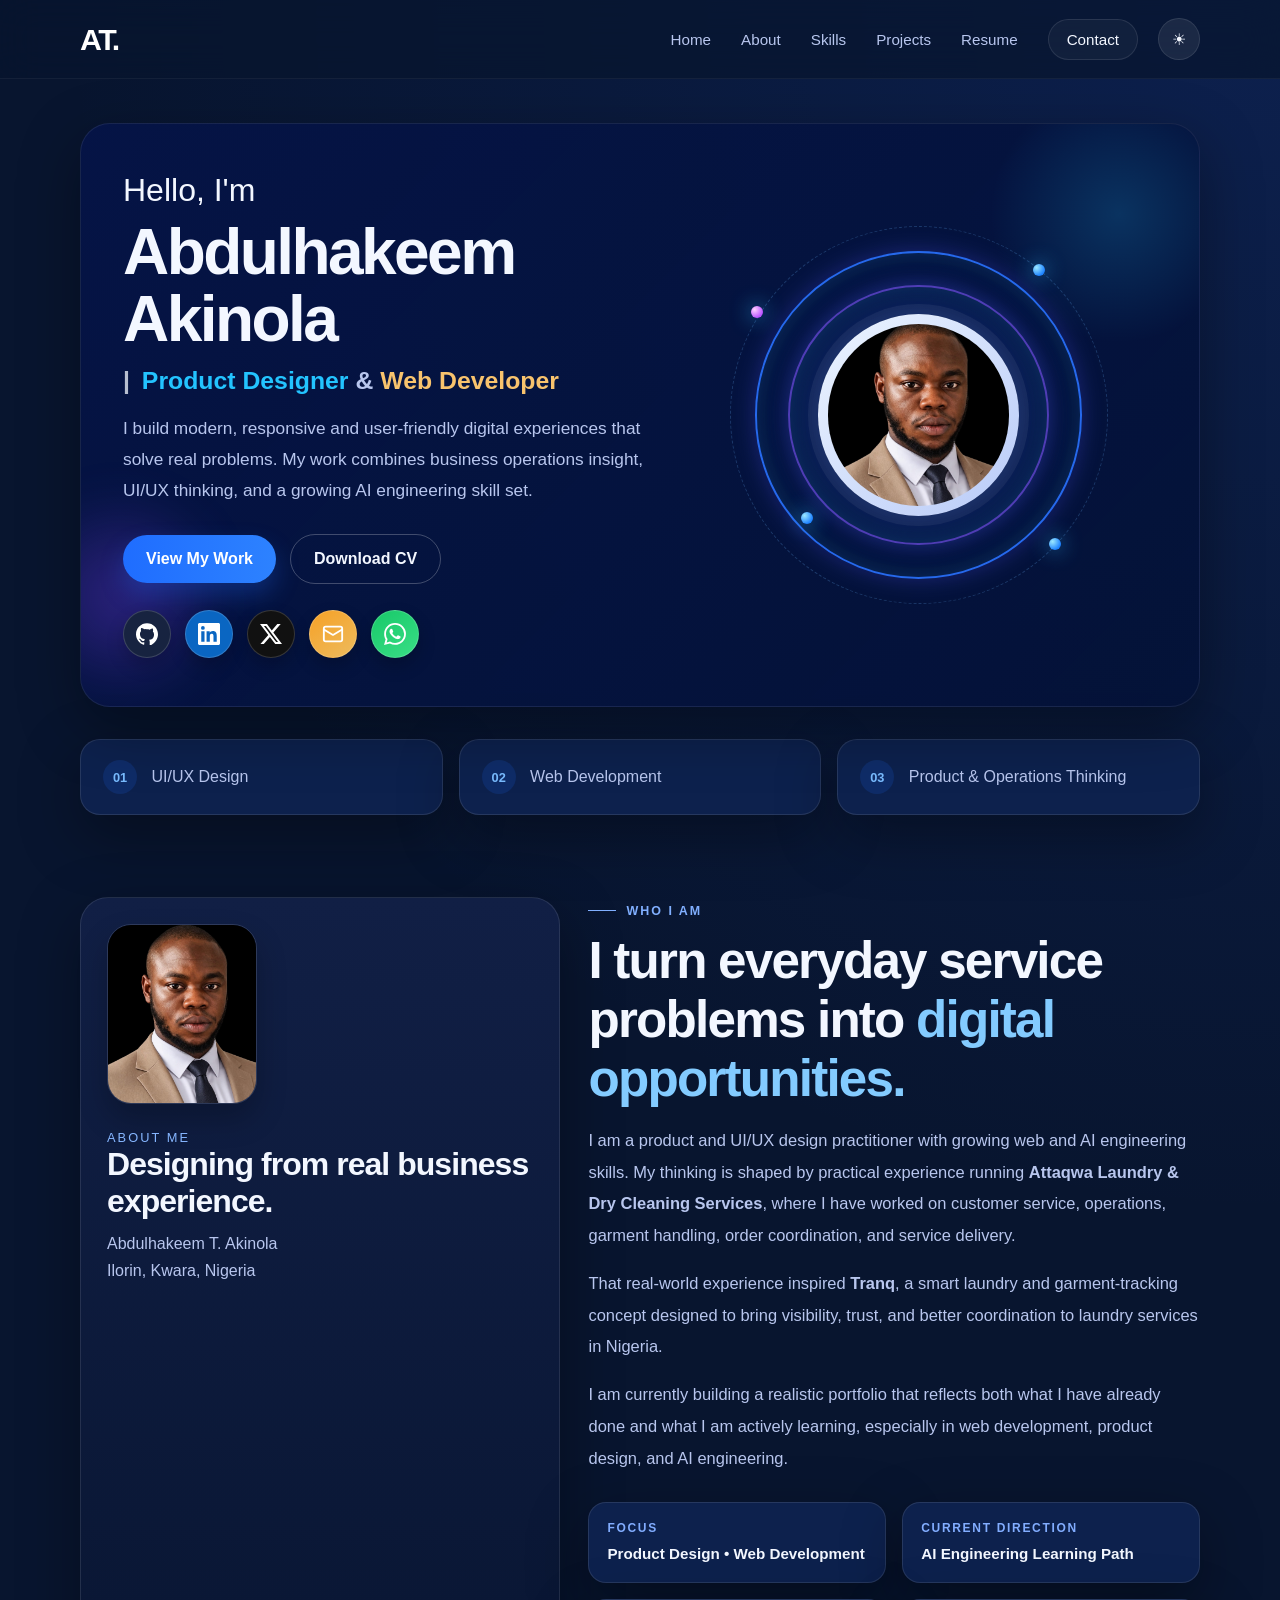
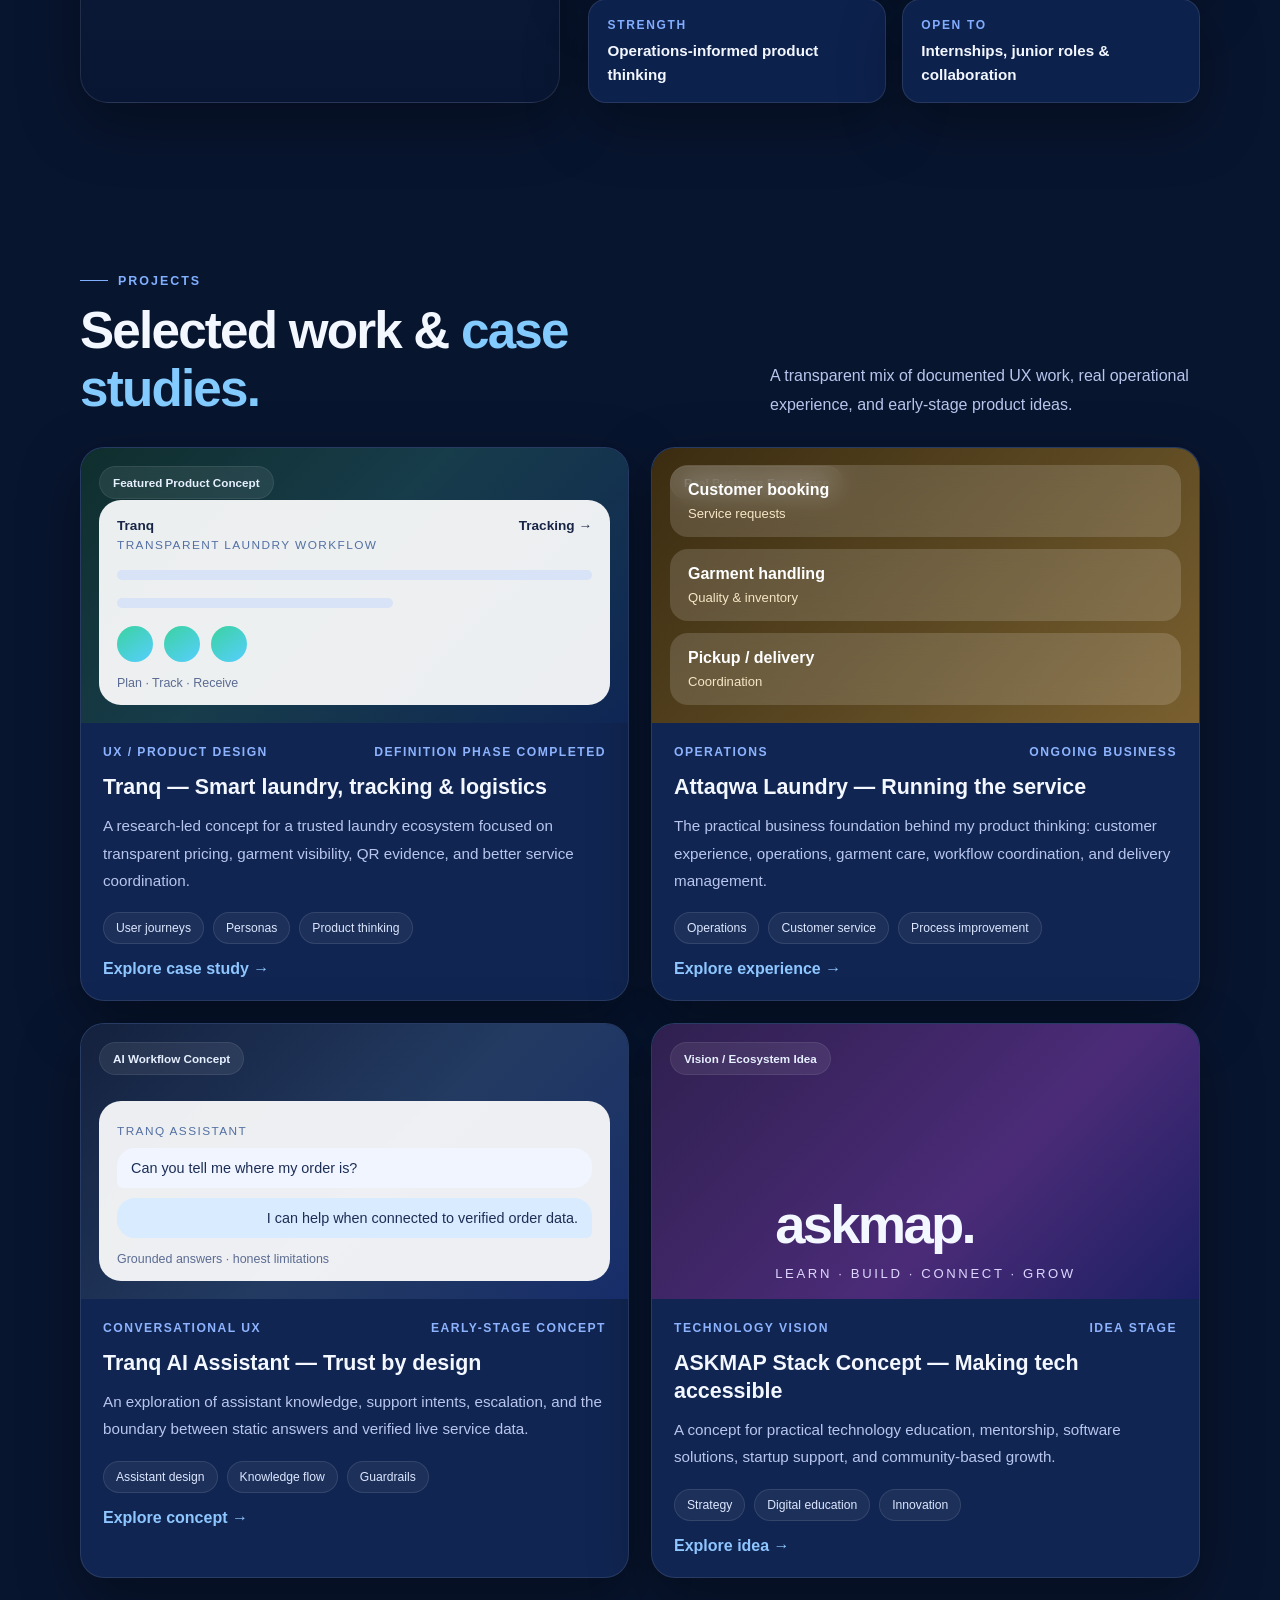
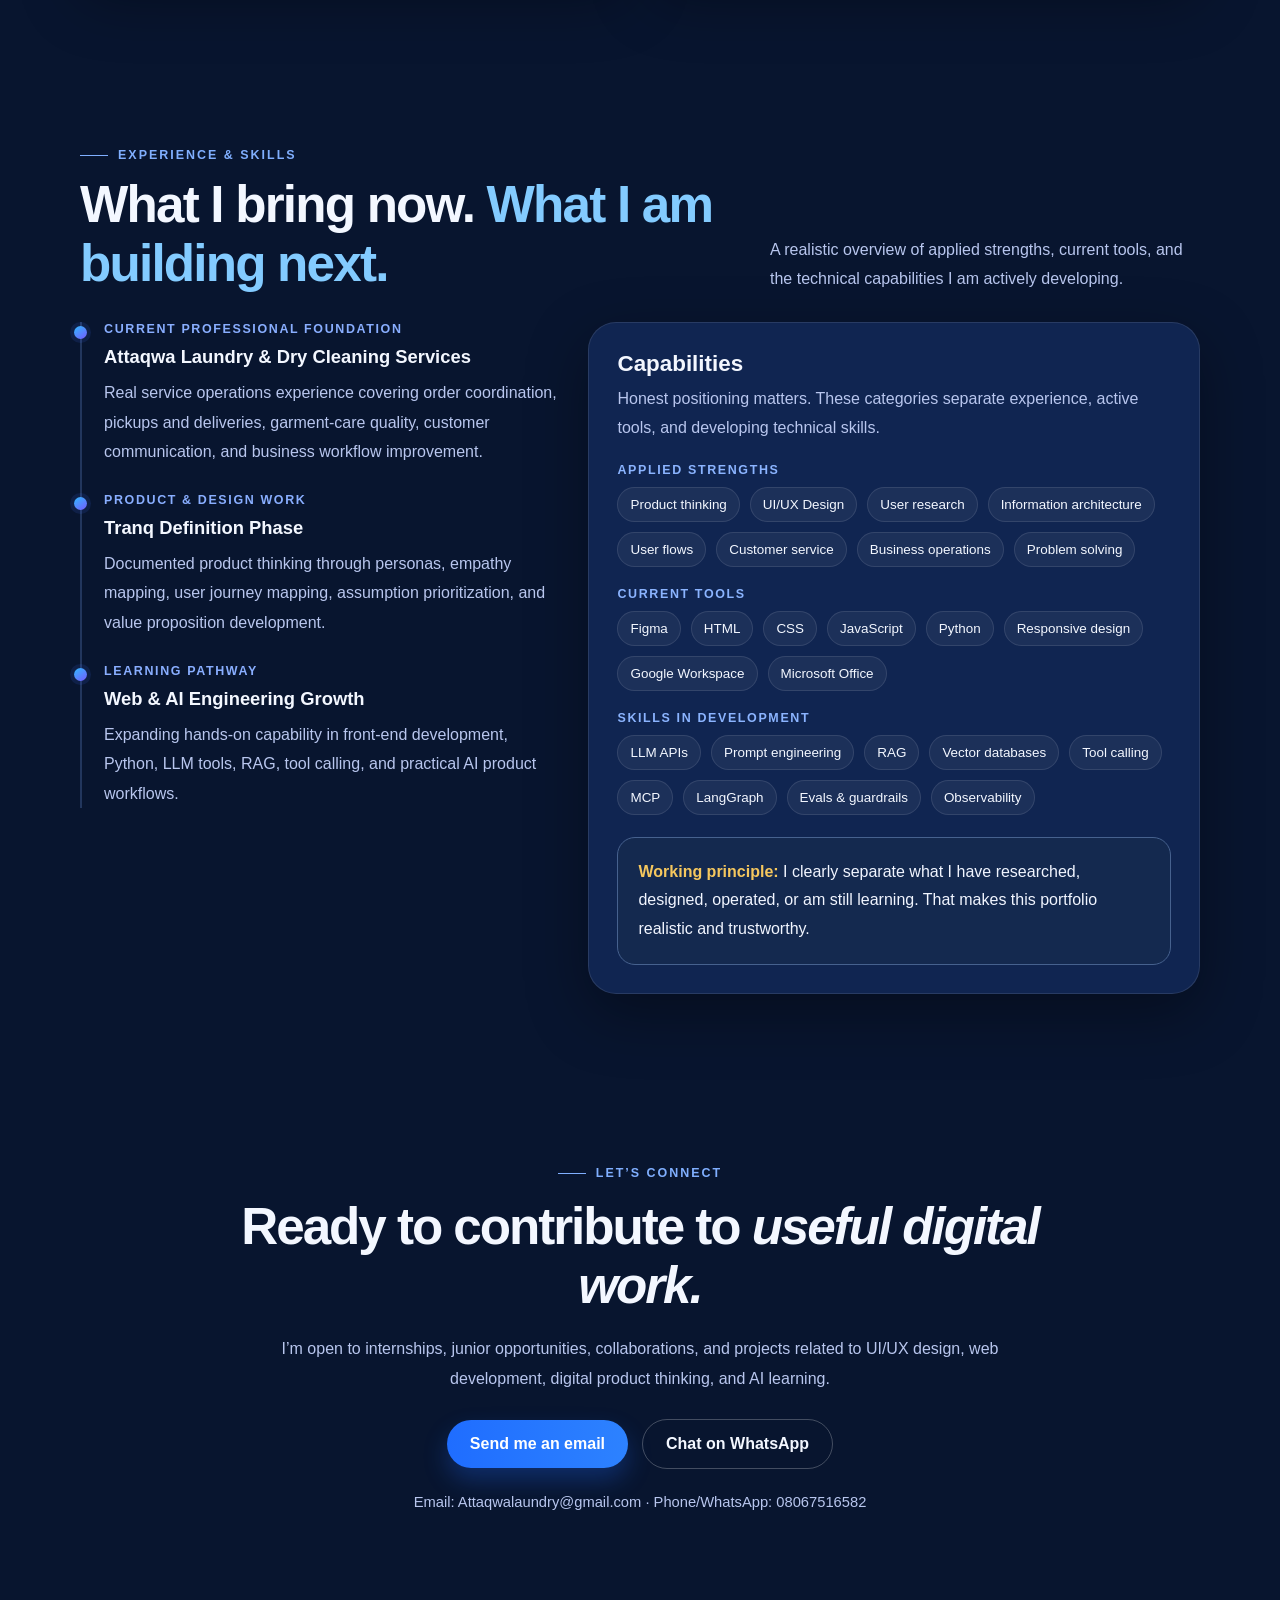
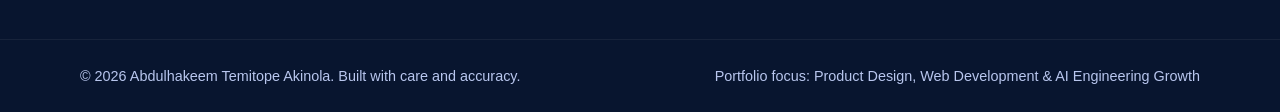
<file: index.html>
<!doctype html>
<html lang="en">
<head>
  <meta charset="utf-8">
  <meta name="viewport" content="width=device-width, initial-scale=1">
  <meta name="theme-color" content="#08152f">
  <meta name="description" content="Portfolio of Abdulhakeem Temitope Akinola: product design, web development, laundry operations, and developing AI engineering skills.">
  <title>Abdulhakeem Akinola | Product Designer & Web Developer</title>
  <link rel="stylesheet" href="style.css">
</head>
<body>
  <a class="skip" href="#main">Skip to content</a>
  <header class="nav-shell">
    <nav class="nav container" aria-label="Main navigation">
      <a class="brand" href="index.html" aria-label="Abdulhakeem Akinola homepage">
        <span class="brand-mark">AT.</span>
      </a>
      <button class="menu-toggle" aria-label="Toggle navigation" aria-controls="nav-links" aria-expanded="false">☰</button>
      <div class="nav-links" id="nav-links">
        <a href="index.html">Home</a>
        <a href="#about">About</a>
        <a href="#experience">Skills</a>
        <a href="#work">Projects</a>
        <a href="Abdulhakeem_Modern_CV_2026.pdf" download>Resume</a>
        <a class="nav-contact" href="#contact">Contact</a>
      </div>
      <button class="theme-toggle" aria-label="Toggle light mode" title="Toggle theme">☀</button>
    </nav>
  </header>

  <main id="main">
    <section class="hero-section">
      <div class="container hero-panel">
        <div class="hero-grid">
          <div class="hero-copy-wrap">
            <p class="hello">Hello, I'm</p>
            <h1>Abdulhakeem Akinola</h1>
            <p class="hero-role"><span>|</span> <strong>Product Designer</strong> &amp; <strong>Web Developer</strong></p>
            <p class="hero-copy">I build modern, responsive and user-friendly digital experiences that solve real problems. My work combines business operations insight, UI/UX thinking, and a growing AI engineering skill set.</p>
            <div class="button-row hero-actions">
              <a class="btn primary" href="#work">View My Work</a>
              <a class="btn secondary" href="Abdulhakeem_Modern_CV_2026.pdf" download>Download CV</a>
            </div>
            <div class="social-row" aria-label="Contact and social links">
              <a class="social-btn social-github" style="background:#172340" href="https://github.com/Attqawa20" target="_blank" rel="noopener noreferrer" aria-label="GitHub — Attqawa20" title="GitHub — Attqawa20">
                <svg viewBox="0 0 24 24" aria-hidden="true" fill="currentColor"><path d="M12 .3C5.37.3 0 5.67 0 12.3c0 5.3 3.44 9.8 8.2 11.39.6.11.82-.26.82-.58 0-.28-.01-1.04-.02-2.04-3.34.73-4.04-1.42-4.04-1.42-.55-1.39-1.33-1.76-1.33-1.76-1.09-.75.08-.73.08-.73 1.2.08 1.84 1.24 1.84 1.24 1.07 1.83 2.81 1.3 3.49.99.11-.78.42-1.3.76-1.61-2.66-.3-5.47-1.33-5.47-5.93 0-1.31.47-2.38 1.24-3.22-.13-.3-.54-1.52.11-3.17 0 0 1.01-.32 3.3 1.23A11.5 11.5 0 0 1 12 6.89c1.02.01 2.05.14 3 .4 2.3-1.55 3.3-1.23 3.3-1.23.66 1.65.24 2.87.12 3.18.77.84 1.23 1.91 1.23 3.22 0 4.61-2.81 5.62-5.48 5.92.43.37.82 1.1.82 2.22 0 1.61-.01 2.9-.01 3.29 0 .32.22.69.83.57C20.57 22.1 24 17.6 24 12.3 24 5.67 18.63.3 12 .3Z"/></svg>
              </a>
              <a class="social-btn social-linkedin" style="background:#0a66c2" href="https://www.linkedin.com/in/abdulhakeem-akinola-74a121227/" target="_blank" rel="noopener noreferrer" aria-label="LinkedIn — Abdulhakeem Akinola" title="LinkedIn — Abdulhakeem Akinola">
                <svg viewBox="0 0 24 24" aria-hidden="true" fill="currentColor"><path d="M20.45 20.45h-3.56v-5.57c0-1.33-.02-3.03-1.85-3.03-1.85 0-2.14 1.44-2.14 2.94v5.66H9.35V9h3.41v1.56h.05c.48-.9 1.64-1.85 3.37-1.85 3.6 0 4.27 2.37 4.27 5.46v6.28zM5.34 7.43a2.06 2.06 0 1 1 0-4.12 2.06 2.06 0 0 1 0 4.12zM7.12 20.45H3.56V9h3.56v11.45zM22.22 0H1.77C.79 0 0 .77 0 1.73v20.54C0 23.23.79 24 1.77 24h20.45c.98 0 1.78-.77 1.78-1.73V1.73C24 .77 23.2 0 22.22 0z"/></svg>
              </a>
              <a class="social-btn social-x" style="background:#111111" href="https://x.com/Attaqwalaundry" target="_blank" rel="noopener noreferrer" aria-label="X — @Attaqwalaundry" title="X — @Attaqwalaundry">
                <svg viewBox="0 0 24 24" aria-hidden="true" fill="currentColor"><path d="M18.901 1.153h3.68l-8.04 9.19L24 22.847h-7.406l-5.8-7.584-6.64 7.584H.47l8.6-9.827L0 1.153h7.594l5.243 6.932 6.064-6.932zm-1.29 19.49h2.039L6.486 3.241H4.298l13.313 17.402z"/></svg>
              </a>
              <a class="social-btn social-mail" href="mailto:Attaqwalaundry@gmail.com" aria-label="Send me an email" title="Email">
                <svg viewBox="0 0 24 24" aria-hidden="true" fill="none" stroke="currentColor" stroke-width="2" stroke-linecap="round" stroke-linejoin="round"><rect x="2" y="4" width="20" height="16" rx="2"/><path d="m22 7-10 6L2 7"/></svg>
              </a>
              <a class="social-btn social-wa" href="https://wa.me/2348067516582" target="_blank" rel="noopener noreferrer" aria-label="Chat with me on WhatsApp" title="WhatsApp">
                <svg viewBox="0 0 24 24" aria-hidden="true" fill="currentColor"><path d="M17.472 14.382c-.297-.149-1.758-.867-2.03-.967-.273-.099-.471-.148-.67.15-.198.297-.768.966-.94 1.164-.173.199-.347.223-.644.075-.297-.149-1.255-.463-2.39-1.475-.883-.788-1.48-1.761-1.653-2.059-.173-.297-.018-.458.13-.606.134-.133.297-.347.446-.52.149-.174.198-.298.297-.496.099-.198.05-.372-.025-.52-.074-.149-.669-1.612-.916-2.207-.242-.579-.487-.5-.669-.51-.173-.008-.372-.01-.57-.01-.198 0-.52.074-.793.372s-1.04 1.017-1.04 2.48c0 1.462 1.065 2.876 1.213 3.074.149.198 2.095 3.2 5.077 4.487.709.306 1.262.489 1.693.625.712.227 1.36.195 1.872.118.571-.085 1.758-.719 2.006-1.413.248-.694.248-1.289.173-1.413-.074-.124-.272-.198-.57-.347m-5.421 7.403h-.004a9.87 9.87 0 0 1-5.031-1.378l-.361-.214-3.741.981.998-3.648-.235-.374a9.86 9.86 0 0 1-1.51-5.26c.002-5.45 4.436-9.884 9.887-9.884 2.64 0 5.12 1.029 6.987 2.895a9.817 9.817 0 0 1 2.893 6.99c-.002 5.45-4.436 9.884-9.881 9.884m8.41-18.297A11.815 11.815 0 0 0 12.053 0C5.495 0 .158 5.336.155 11.893c0 2.097.547 4.142 1.588 5.945L.05 24l6.3-1.652a11.83 11.83 0 0 0 5.684 1.448h.005c6.556 0 11.894-5.336 11.897-11.893a11.817 11.817 0 0 0-3.48-8.413z"/></svg>
              </a>
            </div>
          </div>
          <div class="hero-visual">
            <div class="orbital-card">
              <div class="orb-ring ring-one"></div>
              <div class="orb-ring ring-two"></div>
              <div class="orb-ring ring-three"></div>
              <span class="orb-dot dot-a"></span>
              <span class="orb-dot dot-b"></span>
              <span class="orb-dot dot-c"></span>
              <span class="orb-dot dot-d"></span>
              <div class="profile-core">
                <img src="abdulhakeem-profile.jpg" alt="Portrait of Abdulhakeem Akinola">
              </div>
            </div>
          </div>
        </div>
      </div>
    </section>

    <div class="strip">
      <div class="container strip-items">
        <div class="strip-item"><span class="strip-num">01</span> UI/UX Design</div>
        <div class="strip-item"><span class="strip-num">02</span> Web Development</div>
        <div class="strip-item"><span class="strip-num">03</span> Product & Operations Thinking</div>
      </div>
    </div>

    <section class="section" id="about">
      <div class="container about-grid">
        <div class="portrait-card live-profile-card">
          <div class="mini-profile-thumb"><img src="abdulhakeem-profile.jpg" alt="Abdulhakeem Akinola portrait"></div>
          <div>
            <span class="portrait-eyebrow">About me</span>
            <h3>Designing from real business experience.</h3>
            <p>Abdulhakeem T. Akinola<br>Ilorin, Kwara, Nigeria</p>
          </div>
        </div>
        <div>
          <span class="eyebrow">Who I am</span>
          <h2 class="display">I turn everyday service problems into <em>digital opportunities.</em></h2>
          <div class="about-text">
            <p>I am a product and UI/UX design practitioner with growing web and AI engineering skills. My thinking is shaped by practical experience running <strong>Attaqwa Laundry & Dry Cleaning Services</strong>, where I have worked on customer service, operations, garment handling, order coordination, and service delivery.</p>
            <p>That real-world experience inspired <strong>Tranq</strong>, a smart laundry and garment-tracking concept designed to bring visibility, trust, and better coordination to laundry services in Nigeria.</p>
            <p>I am currently building a realistic portfolio that reflects both what I have already done and what I am actively learning, especially in web development, product design, and AI engineering.</p>
          </div>
          <div class="fact-list">
            <div class="fact"><label>Focus</label><b>Product Design • Web Development</b></div>
            <div class="fact"><label>Current direction</label><b>AI Engineering Learning Path</b></div>
            <div class="fact"><label>Strength</label><b>Operations-informed product thinking</b></div>
            <div class="fact"><label>Open to</label><b>Internships, junior roles & collaboration</b></div>
          </div>
        </div>
      </div>
    </section>

    <section class="section" id="work">
      <div class="container">
        <div class="section-head">
          <div>
            <span class="eyebrow">Projects</span>
            <h2 class="display">Selected work & <em>case studies.</em></h2>
          </div>
          <p class="section-lead">A transparent mix of documented UX work, real operational experience, and early-stage product ideas.</p>
        </div>

        <div class="project-grid">
          <article class="project">
            <a href="tranq.html" aria-label="Read Tranq case study">
              <div class="project-cover tranq">
                <span class="visual-ribbon">Featured Product Concept</span>
                <div class="mock-frame">
                  <div class="mock-top"><span>Tranq</span><span>Tracking →</span></div>
                  <div class="tiny-label">Transparent laundry workflow</div>
                  <div class="mock-line"></div>
                  <div class="mock-line short"></div>
                  <div class="mock-status"><i></i><i></i><i></i></div>
                  <div class="cover-note">Plan · Track · Receive</div>
                </div>
              </div>
            </a>
            <div class="project-body">
              <div class="meta"><span>UX / Product Design</span><span>Definition phase completed</span></div>
              <h3>Tranq — Smart laundry, tracking & logistics</h3>
              <p>A research-led concept for a trusted laundry ecosystem focused on transparent pricing, garment visibility, QR evidence, and better service coordination.</p>
              <div class="pill-row"><span class="pill">User journeys</span><span class="pill">Personas</span><span class="pill">Product thinking</span></div>
              <a class="text-link" href="tranq.html">Explore case study →</a>
            </div>
          </article>

          <article class="project">
            <a href="attaqwa.html" aria-label="Read Attaqwa case study">
              <div class="project-cover attaqwa">
                <span class="visual-ribbon">Real Business Experience</span>
                <div class="ops-stack">
                  <div class="ops-box">Customer booking <span>Service requests</span></div>
                  <div class="ops-box">Garment handling <span>Quality & inventory</span></div>
                  <div class="ops-box">Pickup / delivery <span>Coordination</span></div>
                </div>
              </div>
            </a>
            <div class="project-body">
              <div class="meta"><span>Operations</span><span>Ongoing business</span></div>
              <h3>Attaqwa Laundry — Running the service</h3>
              <p>The practical business foundation behind my product thinking: customer experience, operations, garment care, workflow coordination, and delivery management.</p>
              <div class="pill-row"><span class="pill">Operations</span><span class="pill">Customer service</span><span class="pill">Process improvement</span></div>
              <a class="text-link" href="attaqwa.html">Explore experience →</a>
            </div>
          </article>

          <article class="project">
            <a href="assistant.html" aria-label="Read AI assistant case study">
              <div class="project-cover assistant">
                <span class="visual-ribbon">AI Workflow Concept</span>
                <div class="ai-visual">
                  <div class="tiny-label">Tranq Assistant</div>
                  <div class="chat-bubble">Can you tell me where my order is?</div>
                  <div class="chat-bubble reply">I can help when connected to verified order data.</div>
                  <div class="cover-note">Grounded answers · honest limitations</div>
                </div>
              </div>
            </a>
            <div class="project-body">
              <div class="meta"><span>Conversational UX</span><span>Early-stage concept</span></div>
              <h3>Tranq AI Assistant — Trust by design</h3>
              <p>An exploration of assistant knowledge, support intents, escalation, and the boundary between static answers and verified live service data.</p>
              <div class="pill-row"><span class="pill">Assistant design</span><span class="pill">Knowledge flow</span><span class="pill">Guardrails</span></div>
              <a class="text-link" href="assistant.html">Explore concept →</a>
            </div>
          </article>

          <article class="project">
            <a href="askmap.html" aria-label="Read ASKMAP case study">
              <div class="project-cover askmap">
                <span class="visual-ribbon">Vision / Ecosystem Idea</span>
                <div>
                  <div class="cover-big">askmap.</div>
                  <div class="cover-small">LEARN · BUILD · CONNECT · GROW</div>
                </div>
              </div>
            </a>
            <div class="project-body">
              <div class="meta"><span>Technology vision</span><span>Idea stage</span></div>
              <h3>ASKMAP Stack Concept — Making tech accessible</h3>
              <p>A concept for practical technology education, mentorship, software solutions, startup support, and community-based growth.</p>
              <div class="pill-row"><span class="pill">Strategy</span><span class="pill">Digital education</span><span class="pill">Innovation</span></div>
              <a class="text-link" href="askmap.html">Explore idea →</a>
            </div>
          </article>
        </div>
      </div>
    </section>

    <section class="section" id="experience">
      <div class="container">
        <div class="section-head">
          <div>
            <span class="eyebrow">Experience & Skills</span>
            <h2 class="display">What I bring now. <em>What I am building next.</em></h2>
          </div>
          <p class="section-lead">A realistic overview of applied strengths, current tools, and the technical capabilities I am actively developing.</p>
        </div>

        <div class="journey-grid">
          <div>
            <div class="timeline">
              <div class="timeline-item">
                <div class="timeline-date">Current professional foundation</div>
                <h3>Attaqwa Laundry & Dry Cleaning Services</h3>
                <p>Real service operations experience covering order coordination, pickups and deliveries, garment-care quality, customer communication, and business workflow improvement.</p>
              </div>
              <div class="timeline-item">
                <div class="timeline-date">Product & design work</div>
                <h3>Tranq Definition Phase</h3>
                <p>Documented product thinking through personas, empathy mapping, user journey mapping, assumption prioritization, and value proposition development.</p>
              </div>
              <div class="timeline-item">
                <div class="timeline-date">Learning pathway</div>
                <h3>Web & AI Engineering Growth</h3>
                <p>Expanding hands-on capability in front-end development, Python, LLM tools, RAG, tool calling, and practical AI product workflows.</p>
              </div>
            </div>
          </div>

          <div class="skills-box">
            <h3>Capabilities</h3>
            <p>Honest positioning matters. These categories separate experience, active tools, and developing technical skills.</p>
            <div class="skill-group">
              <h4>Applied strengths</h4>
              <div class="skill-tags"><span>Product thinking</span><span>UI/UX Design</span><span>User research</span><span>Information architecture</span><span>User flows</span><span>Customer service</span><span>Business operations</span><span>Problem solving</span></div>
            </div>
            <div class="skill-group">
              <h4>Current tools</h4>
              <div class="skill-tags"><span>Figma</span><span>HTML</span><span>CSS</span><span>JavaScript</span><span>Python</span><span>Responsive design</span><span>Google Workspace</span><span>Microsoft Office</span></div>
            </div>
            <div class="skill-group">
              <h4>Skills in development</h4>
              <div class="skill-tags"><span>LLM APIs</span><span>Prompt engineering</span><span>RAG</span><span>Vector databases</span><span>Tool calling</span><span>MCP</span><span>LangGraph</span><span>Evals & guardrails</span><span>Observability</span></div>
            </div>
            <div class="notice compact-notice"><strong>Working principle:</strong> I clearly separate what I have researched, designed, operated, or am still learning. That makes this portfolio realistic and trustworthy.</div>
          </div>
        </div>
      </div>
    </section>

    <section class="contact-section" id="contact">
      <div class="container">
        <span class="eyebrow">Let’s connect</span>
        <h2>Ready to contribute to <em>useful digital work.</em></h2>
        <p>I’m open to internships, junior opportunities, collaborations, and projects related to UI/UX design, web development, digital product thinking, and AI learning.</p>
        <div class="button-row" style="justify-content:center">
          <a class="btn primary" href="mailto:Attaqwalaundry@gmail.com?subject=Portfolio%20Inquiry%20for%20Abdulhakeem">Send me an email</a>
          <a class="btn secondary" href="https://wa.me/2348067516582" target="_blank" rel="noreferrer">Chat on WhatsApp</a>
        </div>
        <p class="contact-note">Email: Attaqwalaundry@gmail.com · Phone/WhatsApp: 08067516582</p>
      </div>
    </section>
  </main>

  <footer class="footer">
    <div class="container footer-inner">
      <span>© <span data-year>2026</span> Abdulhakeem Temitope Akinola. Built with care and accuracy.</span>
      <span>Portfolio focus: Product Design, Web Development & AI Engineering Growth</span>
    </div>
  </footer>

  <script src="script.js"></script>
</body>
</html>
</file>
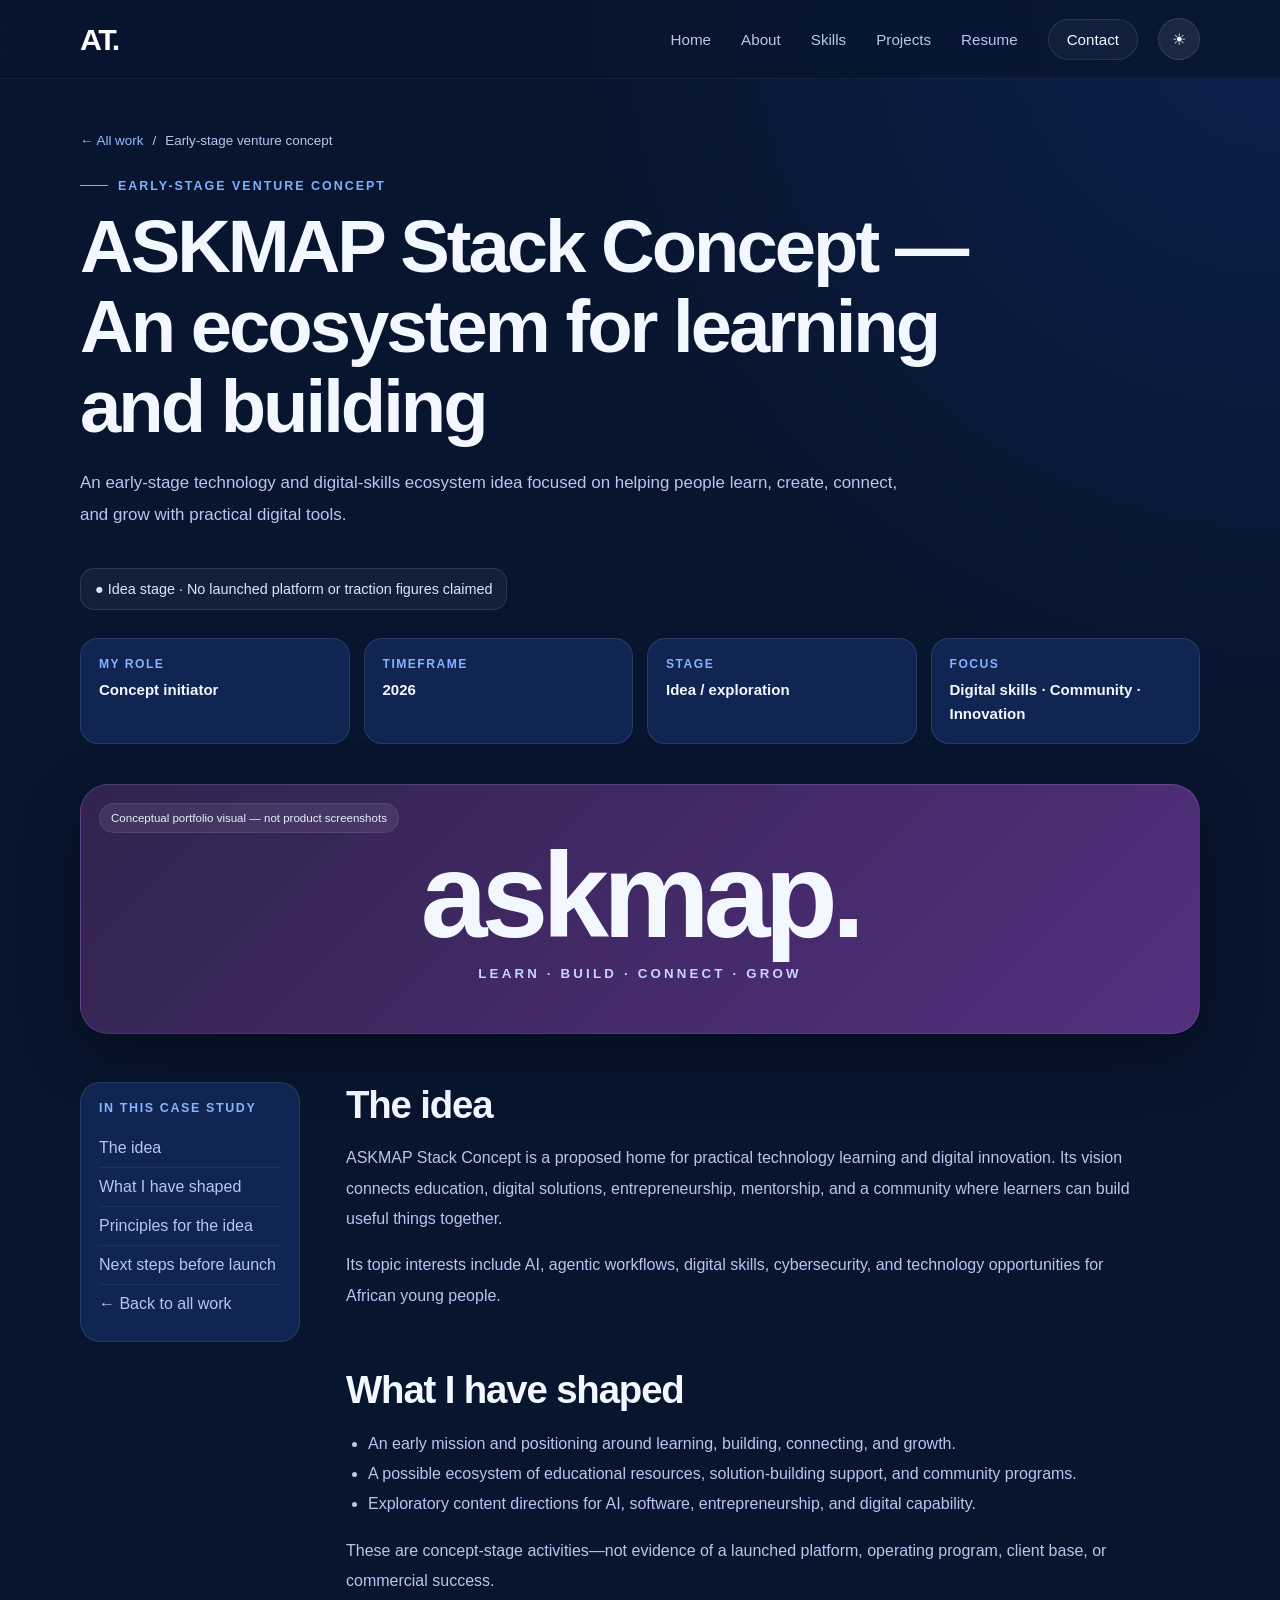
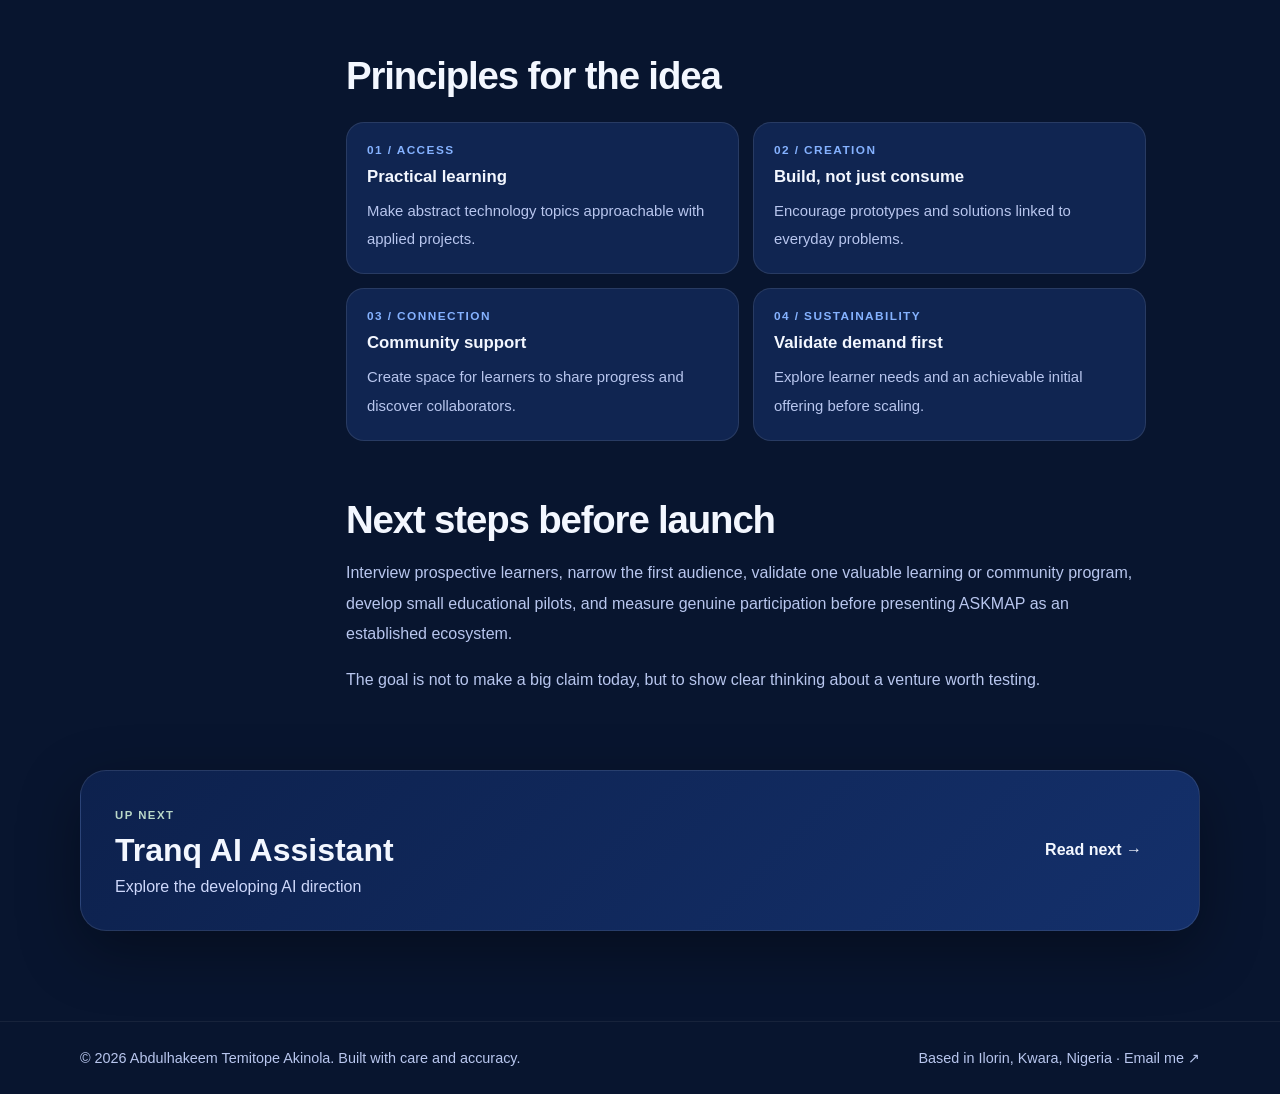
<file: askmap.html>
<!doctype html><html lang="en"><head><meta charset="utf-8"><meta name="viewport" content="width=device-width, initial-scale=1"><meta name="theme-color" content="#08152f"><meta name="description" content="An early-stage technology and digital-skills ecosystem idea focused on helping people learn, create, connect, and grow with practical digital tools."><title>ASKMAP Stack Concept — An ecosystem for learning and building | Abdulhakeem Temitope Akinola</title><link rel="stylesheet" href="style.css"></head><body><a class="skip" href="#main">Skip to content</a>
<header class="nav-shell"><nav class="nav container" aria-label="Main navigation">
<a class="brand" href="index.html" aria-label="Abdulhakeem Akinola homepage"><span class="brand-mark">AT.</span></a>
<button class="menu-toggle" aria-label="Toggle navigation" aria-controls="nav-links" aria-expanded="false">☰</button>
<div class="nav-links" id="nav-links"><a href="index.html">Home</a><a href="index.html#about">About</a><a href="index.html#experience">Skills</a><a href="index.html#work">Projects</a><a href="Abdulhakeem_Akinola_CV.pdf" download>Resume</a><a class="nav-contact" href="index.html#contact">Contact</a></div>
<button class="theme-toggle" aria-label="Toggle light mode" title="Toggle theme">☀</button>
</nav></header><main id="main"><section class="case-hero"><div class="container"><div class="breadcrumb"><a href="index.html#work">← All work</a><span>/</span><span>Early-stage venture concept</span></div><span class="eyebrow">Early-stage venture concept</span><h1>ASKMAP Stack Concept — An ecosystem for learning and building</h1><p class="case-description">An early-stage technology and digital-skills ecosystem idea focused on helping people learn, create, connect, and grow with practical digital tools.</p><div class="status-note">● Idea stage · No launched platform or traction figures claimed</div><div class="case-meta"><div><span>My role</span><strong>Concept initiator</strong></div><div><span>Timeframe</span><strong>2026</strong></div><div><span>Stage</span><strong>Idea / exploration</strong></div><div><span>Focus</span><strong>Digital skills · Community · Innovation</strong></div></div></div></section>
<div class="container"><div class="case-banner banner-askmap"><span class="banner-type">Conceptual portfolio visual — not product screenshots</span><div class="banner-art">askmap.<span class="banner-sub">LEARN · BUILD · CONNECT · GROW</span></div></div><div class="case-layout"><aside class="case-aside"><strong>In this case study</strong><a href="#overview">The idea</a><a href="#contribution">What I have shaped</a><a href="#insights">Principles for the idea</a><a href="#next">Next steps before launch</a><a href="index.html#work">← Back to all work</a></aside><div class="case-content"><section id="overview"><h2>The idea</h2><p>ASKMAP Stack Concept is a proposed home for practical technology learning and digital innovation. Its vision connects education, digital solutions, entrepreneurship, mentorship, and a community where learners can build useful things together.</p><p>Its topic interests include AI, agentic workflows, digital skills, cybersecurity, and technology opportunities for African young people.</p></section><section id="contribution"><h2>What I have shaped</h2><ul><li>An early mission and positioning around learning, building, connecting, and growth.</li><li>A possible ecosystem of educational resources, solution-building support, and community programs.</li><li>Exploratory content directions for AI, software, entrepreneurship, and digital capability.</li></ul><p>These are concept-stage activities—not evidence of a launched platform, operating program, client base, or commercial success.</p></section><section id="insights"><h2>Principles for the idea</h2><div class="insight-grid"><div class="insight"><span>01 / ACCESS</span><h3>Practical learning</h3><p>Make abstract technology topics approachable with applied projects.</p></div><div class="insight"><span>02 / CREATION</span><h3>Build, not just consume</h3><p>Encourage prototypes and solutions linked to everyday problems.</p></div><div class="insight"><span>03 / CONNECTION</span><h3>Community support</h3><p>Create space for learners to share progress and discover collaborators.</p></div><div class="insight"><span>04 / SUSTAINABILITY</span><h3>Validate demand first</h3><p>Explore learner needs and an achievable initial offering before scaling.</p></div></div></section><section id="next"><h2>Next steps before launch</h2><p>Interview prospective learners, narrow the first audience, validate one valuable learning or community program, develop small educational pilots, and measure genuine participation before presenting ASKMAP as an established ecosystem.</p><p>The goal is not to make a big claim today, but to show clear thinking about a venture worth testing.</p></section></div></div></div><section class="case-bottom"><div class="container"><div class="next-project"><div><span style="font-size:.71rem;letter-spacing:.13em;color:#bbd9c9;text-transform:uppercase;font-weight:850">Up next</span><h3>Tranq AI Assistant</h3><p>Explore the developing AI direction</p></div><a class="btn" href="assistant.html">Read next →</a></div></div></section></main><footer class="footer"><div class="container footer-inner"><span>© <span data-year>2026</span> Abdulhakeem Temitope Akinola. Built with care and accuracy.</span><span>Based in Ilorin, Kwara, Nigeria · <a href="mailto:Attaqwalaundry@gmail.com">Email me ↗</a></span></div></footer><script src="script.js"></script></body></html>
</file>
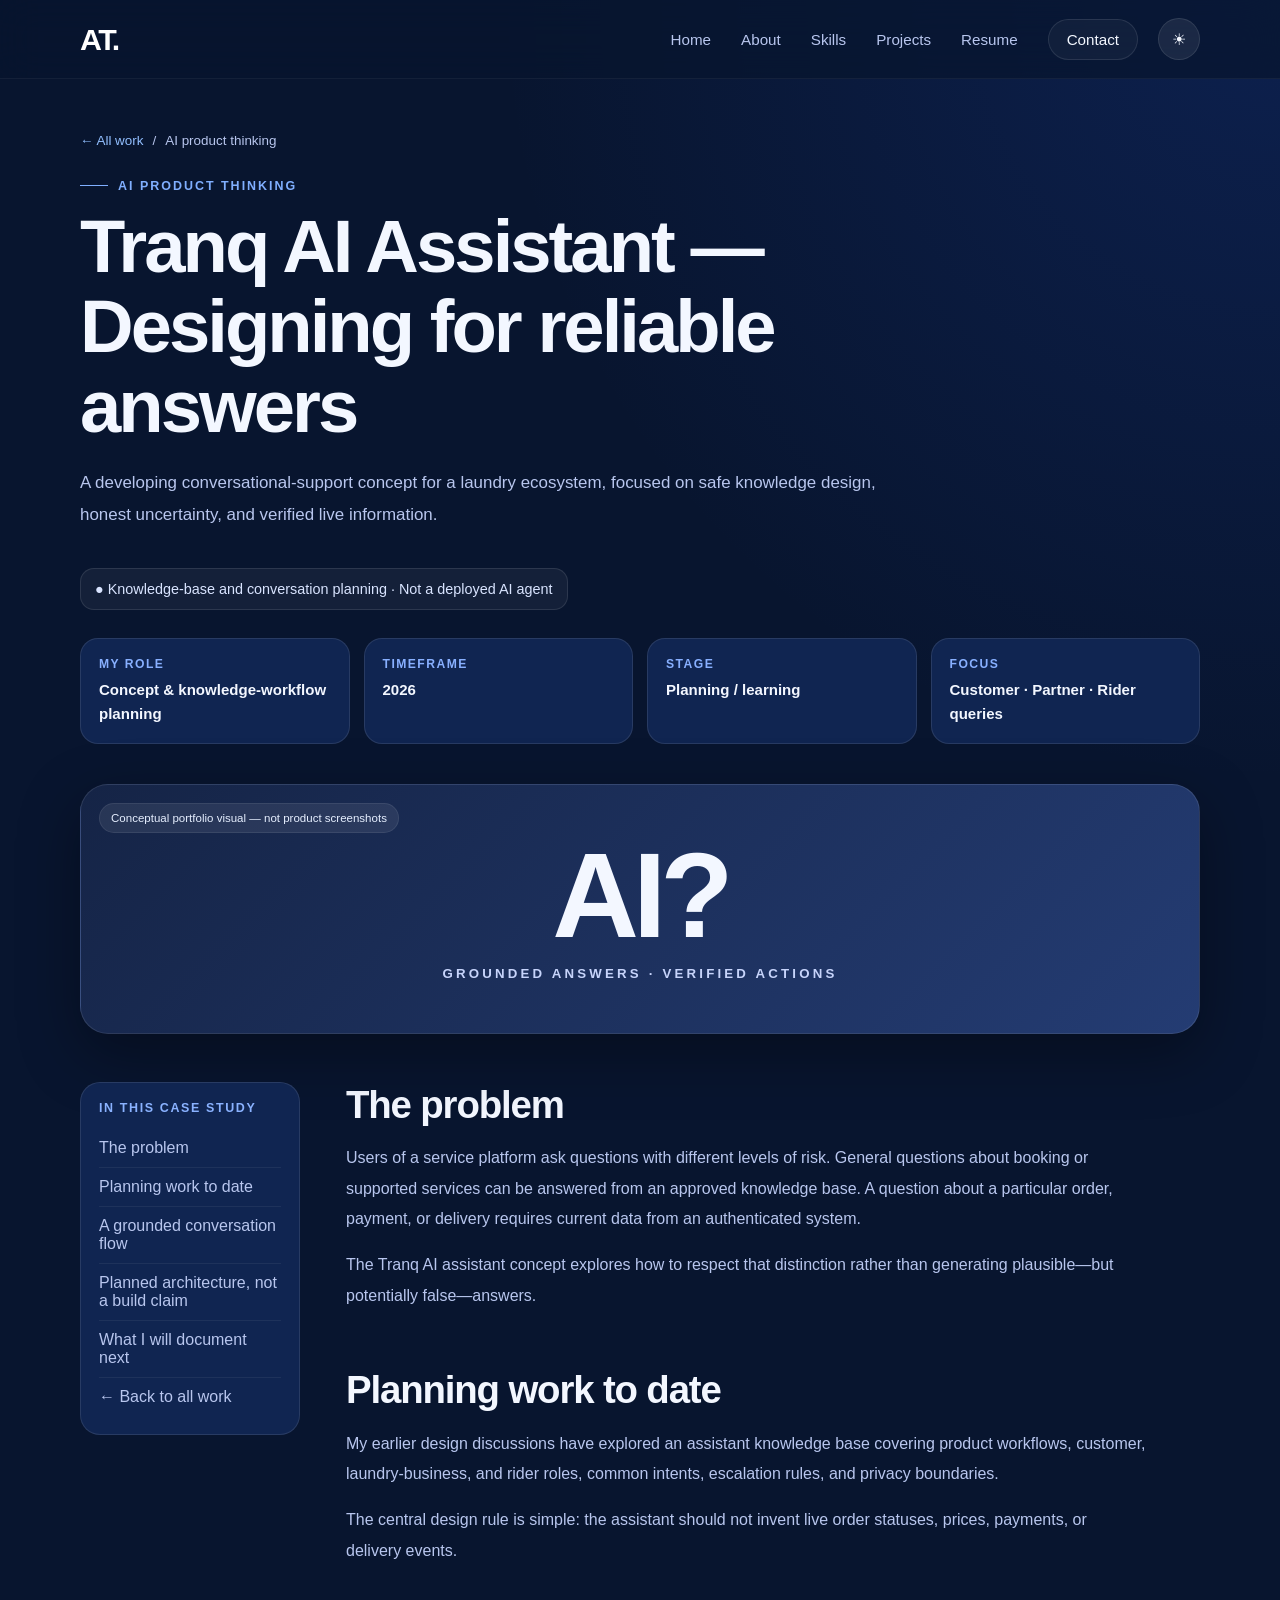
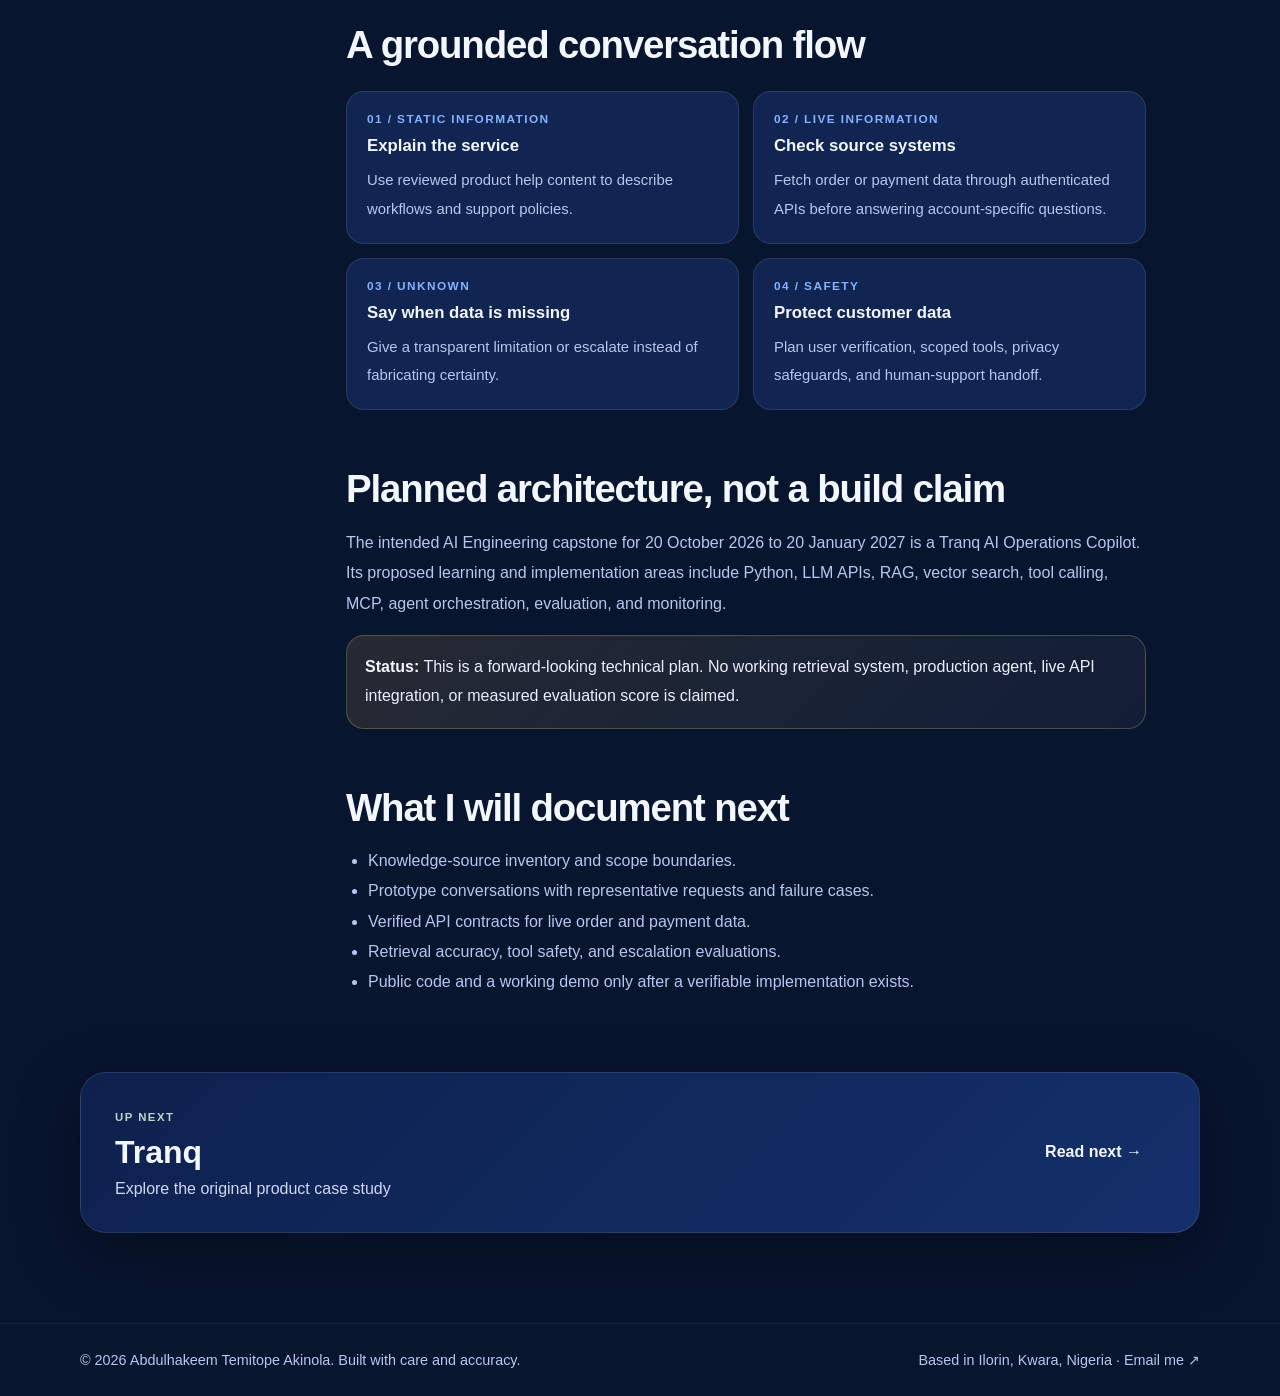
<file: assistant.html>
<!doctype html><html lang="en"><head><meta charset="utf-8"><meta name="viewport" content="width=device-width, initial-scale=1"><meta name="theme-color" content="#08152f"><meta name="description" content="A developing conversational-support concept for a laundry ecosystem, focused on safe knowledge design, honest uncertainty, and verified live information."><title>Tranq AI Assistant — Designing for reliable answers | Abdulhakeem Temitope Akinola</title><link rel="stylesheet" href="style.css"></head><body><a class="skip" href="#main">Skip to content</a>
<header class="nav-shell"><nav class="nav container" aria-label="Main navigation">
<a class="brand" href="index.html" aria-label="Abdulhakeem Akinola homepage"><span class="brand-mark">AT.</span></a>
<button class="menu-toggle" aria-label="Toggle navigation" aria-controls="nav-links" aria-expanded="false">☰</button>
<div class="nav-links" id="nav-links"><a href="index.html">Home</a><a href="index.html#about">About</a><a href="index.html#experience">Skills</a><a href="index.html#work">Projects</a><a href="Abdulhakeem_Akinola_CV.pdf" download>Resume</a><a class="nav-contact" href="index.html#contact">Contact</a></div>
<button class="theme-toggle" aria-label="Toggle light mode" title="Toggle theme">☀</button>
</nav></header><main id="main"><section class="case-hero"><div class="container"><div class="breadcrumb"><a href="index.html#work">← All work</a><span>/</span><span>AI product thinking</span></div><span class="eyebrow">AI product thinking</span><h1>Tranq AI Assistant — Designing for reliable answers</h1><p class="case-description">A developing conversational-support concept for a laundry ecosystem, focused on safe knowledge design, honest uncertainty, and verified live information.</p><div class="status-note">● Knowledge-base and conversation planning · Not a deployed AI agent</div><div class="case-meta"><div><span>My role</span><strong>Concept & knowledge-workflow planning</strong></div><div><span>Timeframe</span><strong>2026</strong></div><div><span>Stage</span><strong>Planning / learning</strong></div><div><span>Focus</span><strong>Customer · Partner · Rider queries</strong></div></div></div></section>
<div class="container"><div class="case-banner banner-ai"><span class="banner-type">Conceptual portfolio visual — not product screenshots</span><div class="banner-art">AI?<span class="banner-sub">GROUNDED ANSWERS · VERIFIED ACTIONS</span></div></div><div class="case-layout"><aside class="case-aside"><strong>In this case study</strong><a href="#overview">The problem</a><a href="#contribution">Planning work to date</a><a href="#insights">A grounded conversation flow</a><a href="#direction">Planned architecture, not a build claim</a><a href="#next">What I will document next</a><a href="index.html#work">← Back to all work</a></aside><div class="case-content"><section id="overview"><h2>The problem</h2><p>Users of a service platform ask questions with different levels of risk. General questions about booking or supported services can be answered from an approved knowledge base. A question about a particular order, payment, or delivery requires current data from an authenticated system.</p><p>The Tranq AI assistant concept explores how to respect that distinction rather than generating plausible—but potentially false—answers.</p></section><section id="contribution"><h2>Planning work to date</h2><p>My earlier design discussions have explored an assistant knowledge base covering product workflows, customer, laundry-business, and rider roles, common intents, escalation rules, and privacy boundaries.</p><p>The central design rule is simple: the assistant should not invent live order statuses, prices, payments, or delivery events.</p></section><section id="insights"><h2>A grounded conversation flow</h2><div class="insight-grid"><div class="insight"><span>01 / STATIC INFORMATION</span><h3>Explain the service</h3><p>Use reviewed product help content to describe workflows and support policies.</p></div><div class="insight"><span>02 / LIVE INFORMATION</span><h3>Check source systems</h3><p>Fetch order or payment data through authenticated APIs before answering account-specific questions.</p></div><div class="insight"><span>03 / UNKNOWN</span><h3>Say when data is missing</h3><p>Give a transparent limitation or escalate instead of fabricating certainty.</p></div><div class="insight"><span>04 / SAFETY</span><h3>Protect customer data</h3><p>Plan user verification, scoped tools, privacy safeguards, and human-support handoff.</p></div></div></section><section id="direction"><h2>Planned architecture, not a build claim</h2><p>The intended AI Engineering capstone for 20 October 2026 to 20 January 2027 is a Tranq AI Operations Copilot. Its proposed learning and implementation areas include Python, LLM APIs, RAG, vector search, tool calling, MCP, agent orchestration, evaluation, and monitoring.</p><div class="notice"><strong>Status:</strong> This is a forward-looking technical plan. No working retrieval system, production agent, live API integration, or measured evaluation score is claimed.</div></section><section id="next"><h2>What I will document next</h2><ul><li>Knowledge-source inventory and scope boundaries.</li><li>Prototype conversations with representative requests and failure cases.</li><li>Verified API contracts for live order and payment data.</li><li>Retrieval accuracy, tool safety, and escalation evaluations.</li><li>Public code and a working demo only after a verifiable implementation exists.</li></ul></section></div></div></div><section class="case-bottom"><div class="container"><div class="next-project"><div><span style="font-size:.71rem;letter-spacing:.13em;color:#bbd9c9;text-transform:uppercase;font-weight:850">Up next</span><h3>Tranq</h3><p>Explore the original product case study</p></div><a class="btn" href="tranq.html">Read next →</a></div></div></section></main><footer class="footer"><div class="container footer-inner"><span>© <span data-year>2026</span> Abdulhakeem Temitope Akinola. Built with care and accuracy.</span><span>Based in Ilorin, Kwara, Nigeria · <a href="mailto:Attaqwalaundry@gmail.com">Email me ↗</a></span></div></footer><script src="script.js"></script></body></html>
</file>
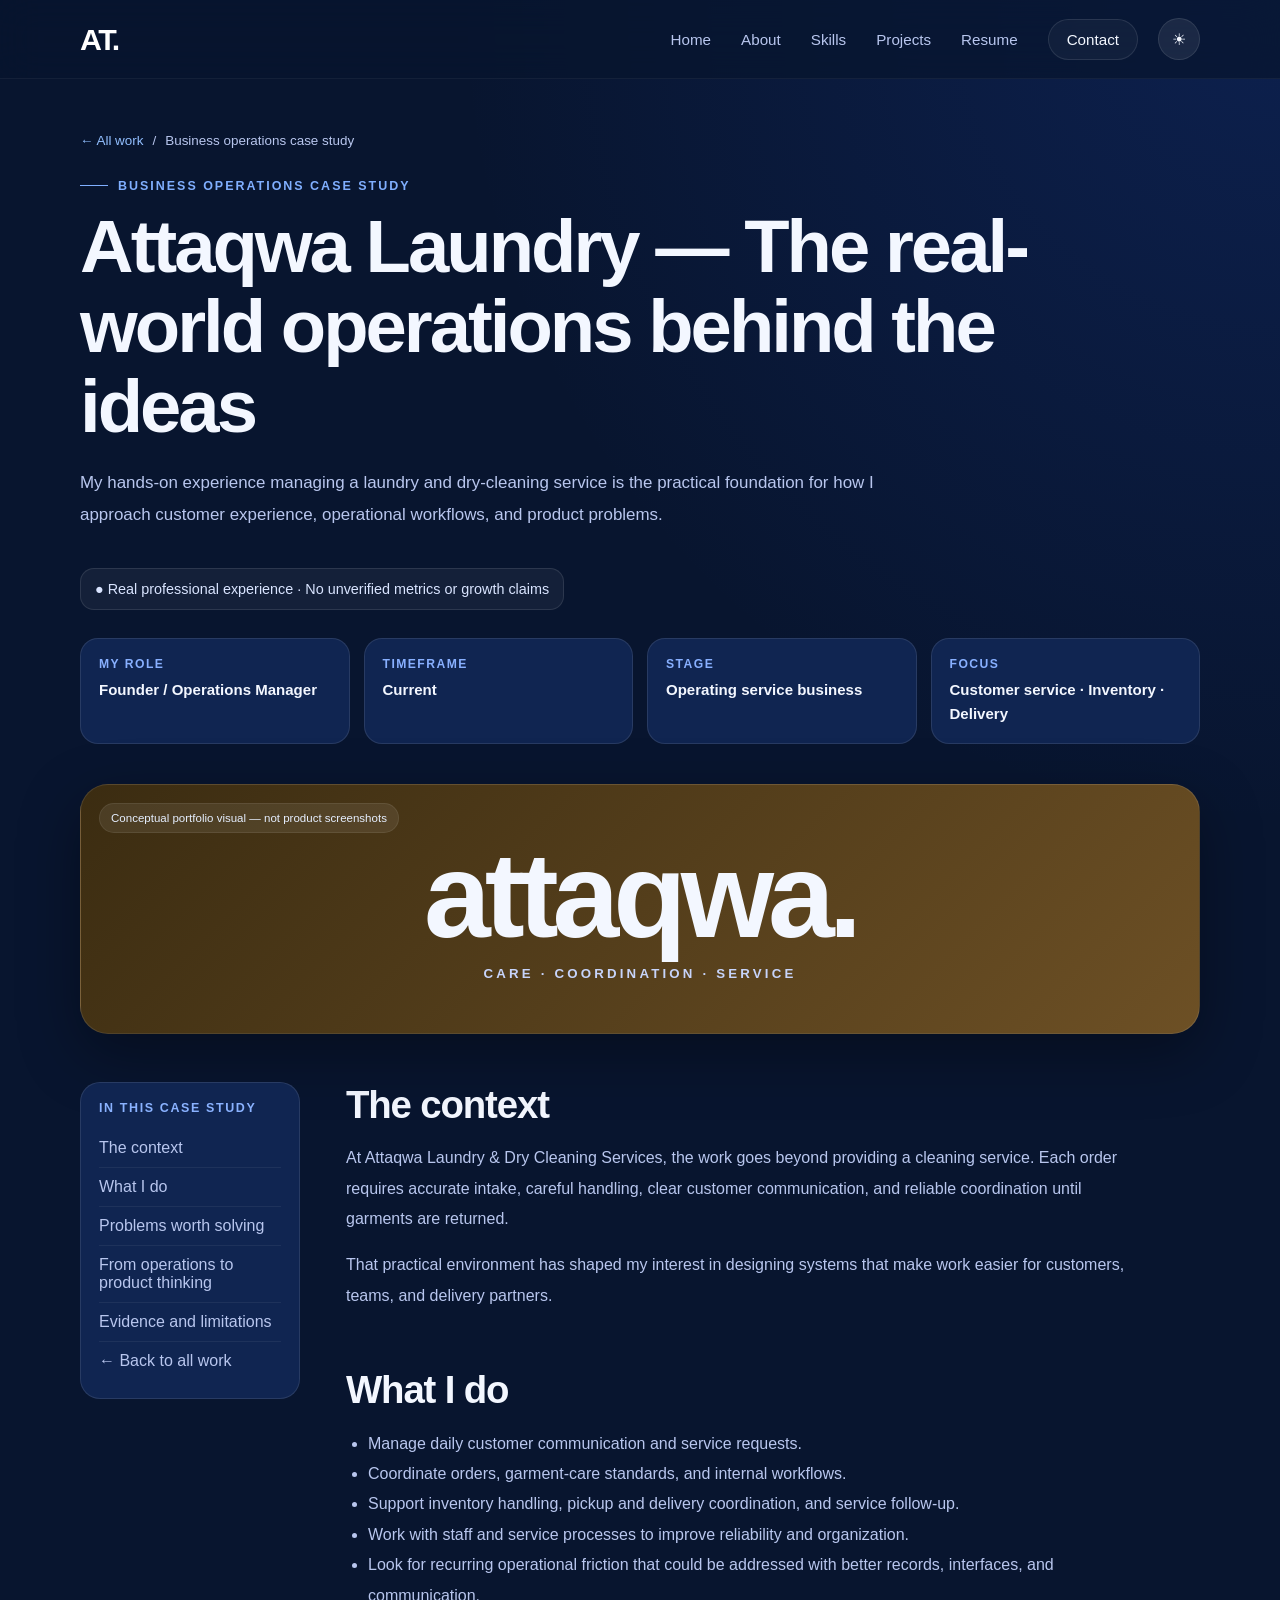
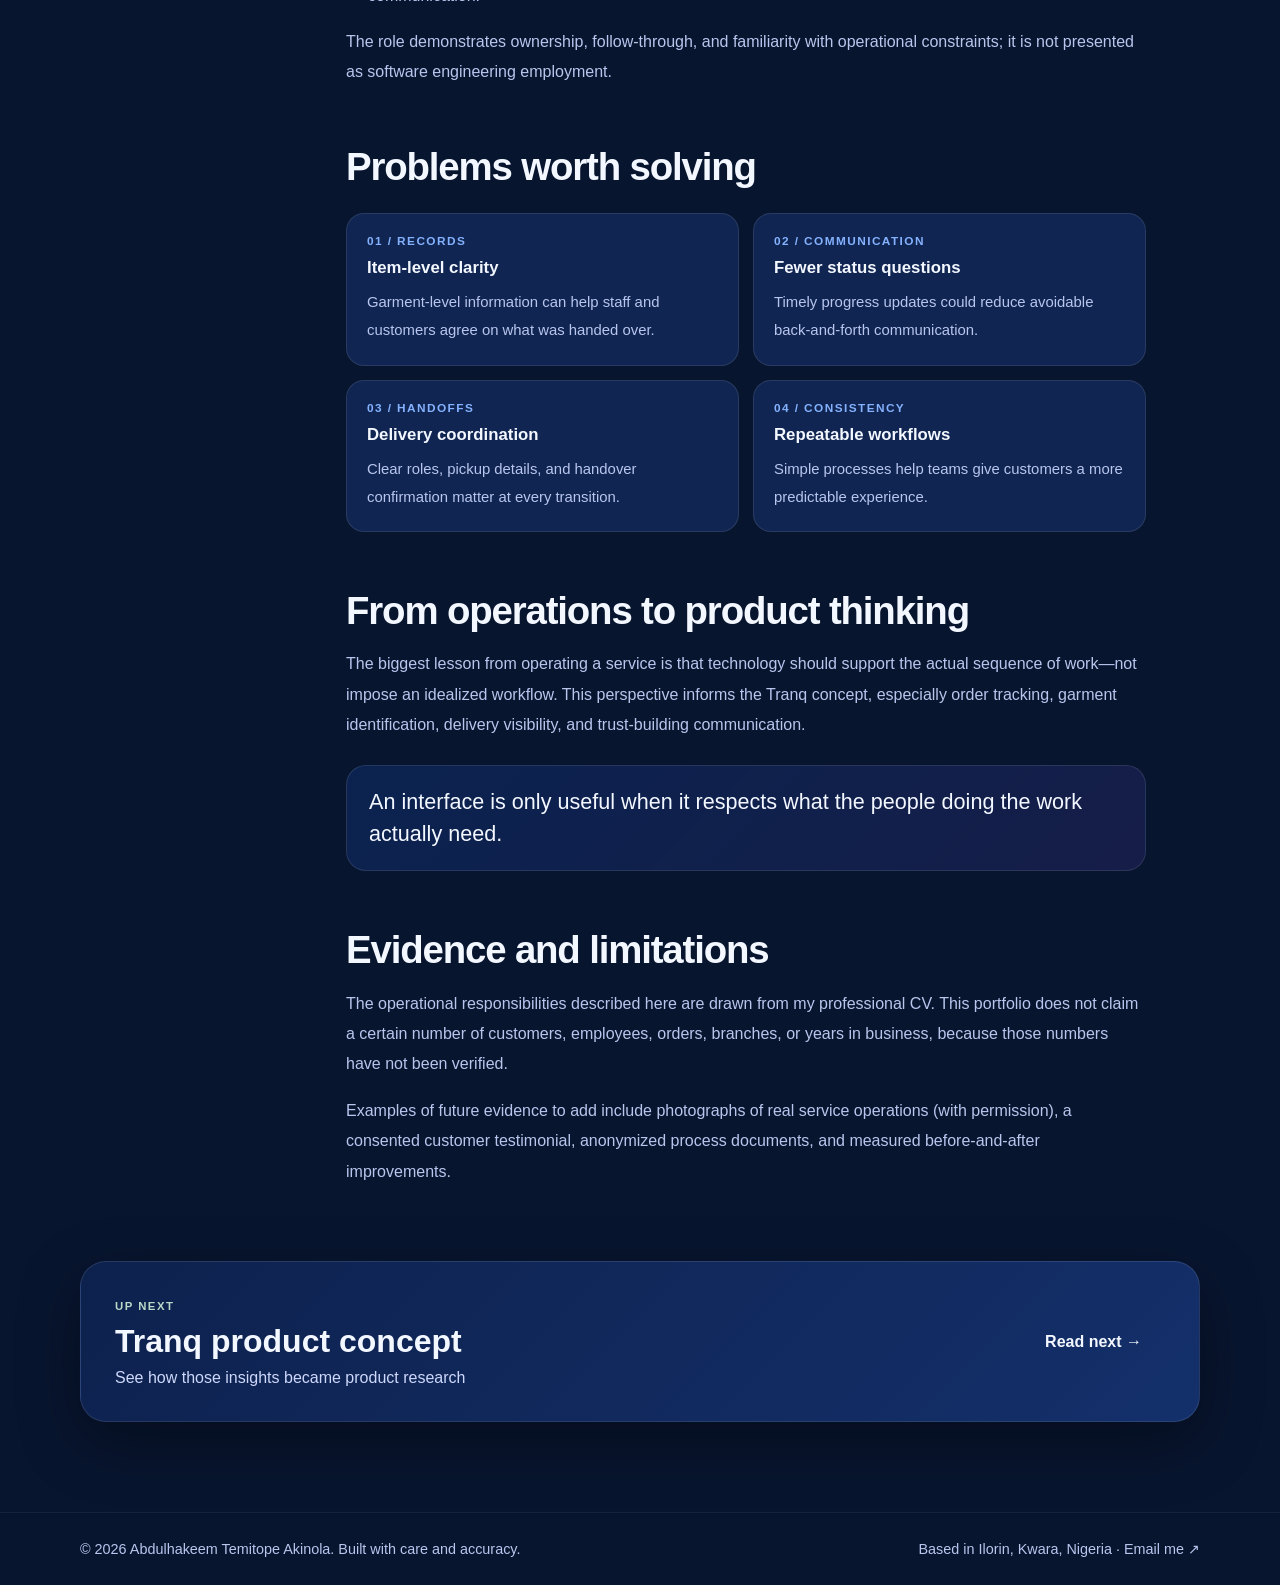
<file: attaqwa.html>
<!doctype html><html lang="en"><head><meta charset="utf-8"><meta name="viewport" content="width=device-width, initial-scale=1"><meta name="theme-color" content="#08152f"><meta name="description" content="My hands-on experience managing a laundry and dry-cleaning service is the practical foundation for how I approach customer experience, operational workflows, and product problems."><title>Attaqwa Laundry — The real-world operations behind the ideas | Abdulhakeem Temitope Akinola</title><link rel="stylesheet" href="style.css"></head><body><a class="skip" href="#main">Skip to content</a>
<header class="nav-shell"><nav class="nav container" aria-label="Main navigation">
<a class="brand" href="index.html" aria-label="Abdulhakeem Akinola homepage"><span class="brand-mark">AT.</span></a>
<button class="menu-toggle" aria-label="Toggle navigation" aria-controls="nav-links" aria-expanded="false">☰</button>
<div class="nav-links" id="nav-links"><a href="index.html">Home</a><a href="index.html#about">About</a><a href="index.html#experience">Skills</a><a href="index.html#work">Projects</a><a href="Abdulhakeem_Akinola_CV.pdf" download>Resume</a><a class="nav-contact" href="index.html#contact">Contact</a></div>
<button class="theme-toggle" aria-label="Toggle light mode" title="Toggle theme">☀</button>
</nav></header><main id="main"><section class="case-hero"><div class="container"><div class="breadcrumb"><a href="index.html#work">← All work</a><span>/</span><span>Business operations case study</span></div><span class="eyebrow">Business operations case study</span><h1>Attaqwa Laundry — The real-world operations behind the ideas</h1><p class="case-description">My hands-on experience managing a laundry and dry-cleaning service is the practical foundation for how I approach customer experience, operational workflows, and product problems.</p><div class="status-note">● Real professional experience · No unverified metrics or growth claims</div><div class="case-meta"><div><span>My role</span><strong>Founder / Operations Manager</strong></div><div><span>Timeframe</span><strong>Current</strong></div><div><span>Stage</span><strong>Operating service business</strong></div><div><span>Focus</span><strong>Customer service · Inventory · Delivery</strong></div></div></div></section>
<div class="container"><div class="case-banner banner-ops"><span class="banner-type">Conceptual portfolio visual — not product screenshots</span><div class="banner-art">attaqwa.<span class="banner-sub">CARE · COORDINATION · SERVICE</span></div></div><div class="case-layout"><aside class="case-aside"><strong>In this case study</strong><a href="#overview">The context</a><a href="#contribution">What I do</a><a href="#insights">Problems worth solving</a><a href="#journey">From operations to product thinking</a><a href="#direction">Evidence and limitations</a><a href="index.html#work">← Back to all work</a></aside><div class="case-content"><section id="overview"><h2>The context</h2><p>At Attaqwa Laundry & Dry Cleaning Services, the work goes beyond providing a cleaning service. Each order requires accurate intake, careful handling, clear customer communication, and reliable coordination until garments are returned.</p><p>That practical environment has shaped my interest in designing systems that make work easier for customers, teams, and delivery partners.</p></section><section id="contribution"><h2>What I do</h2><ul><li>Manage daily customer communication and service requests.</li><li>Coordinate orders, garment-care standards, and internal workflows.</li><li>Support inventory handling, pickup and delivery coordination, and service follow-up.</li><li>Work with staff and service processes to improve reliability and organization.</li><li>Look for recurring operational friction that could be addressed with better records, interfaces, and communication.</li></ul><p>The role demonstrates ownership, follow-through, and familiarity with operational constraints; it is not presented as software engineering employment.</p></section><section id="insights"><h2>Problems worth solving</h2><div class="insight-grid"><div class="insight"><span>01 / RECORDS</span><h3>Item-level clarity</h3><p>Garment-level information can help staff and customers agree on what was handed over.</p></div><div class="insight"><span>02 / COMMUNICATION</span><h3>Fewer status questions</h3><p>Timely progress updates could reduce avoidable back-and-forth communication.</p></div><div class="insight"><span>03 / HANDOFFS</span><h3>Delivery coordination</h3><p>Clear roles, pickup details, and handover confirmation matter at every transition.</p></div><div class="insight"><span>04 / CONSISTENCY</span><h3>Repeatable workflows</h3><p>Simple processes help teams give customers a more predictable experience.</p></div></div></section><section id="journey"><h2>From operations to product thinking</h2><p>The biggest lesson from operating a service is that technology should support the actual sequence of work—not impose an idealized workflow. This perspective informs the Tranq concept, especially order tracking, garment identification, delivery visibility, and trust-building communication.</p><div class="quote">An interface is only useful when it respects what the people doing the work actually need.</div></section><section id="direction"><h2>Evidence and limitations</h2><p>The operational responsibilities described here are drawn from my professional CV. This portfolio does not claim a certain number of customers, employees, orders, branches, or years in business, because those numbers have not been verified.</p><p>Examples of future evidence to add include photographs of real service operations (with permission), a consented customer testimonial, anonymized process documents, and measured before-and-after improvements.</p></section></div></div></div><section class="case-bottom"><div class="container"><div class="next-project"><div><span style="font-size:.71rem;letter-spacing:.13em;color:#bbd9c9;text-transform:uppercase;font-weight:850">Up next</span><h3>Tranq product concept</h3><p>See how those insights became product research</p></div><a class="btn" href="tranq.html">Read next →</a></div></div></section></main><footer class="footer"><div class="container footer-inner"><span>© <span data-year>2026</span> Abdulhakeem Temitope Akinola. Built with care and accuracy.</span><span>Based in Ilorin, Kwara, Nigeria · <a href="mailto:Attaqwalaundry@gmail.com">Email me ↗</a></span></div></footer><script src="script.js"></script></body></html>
</file>
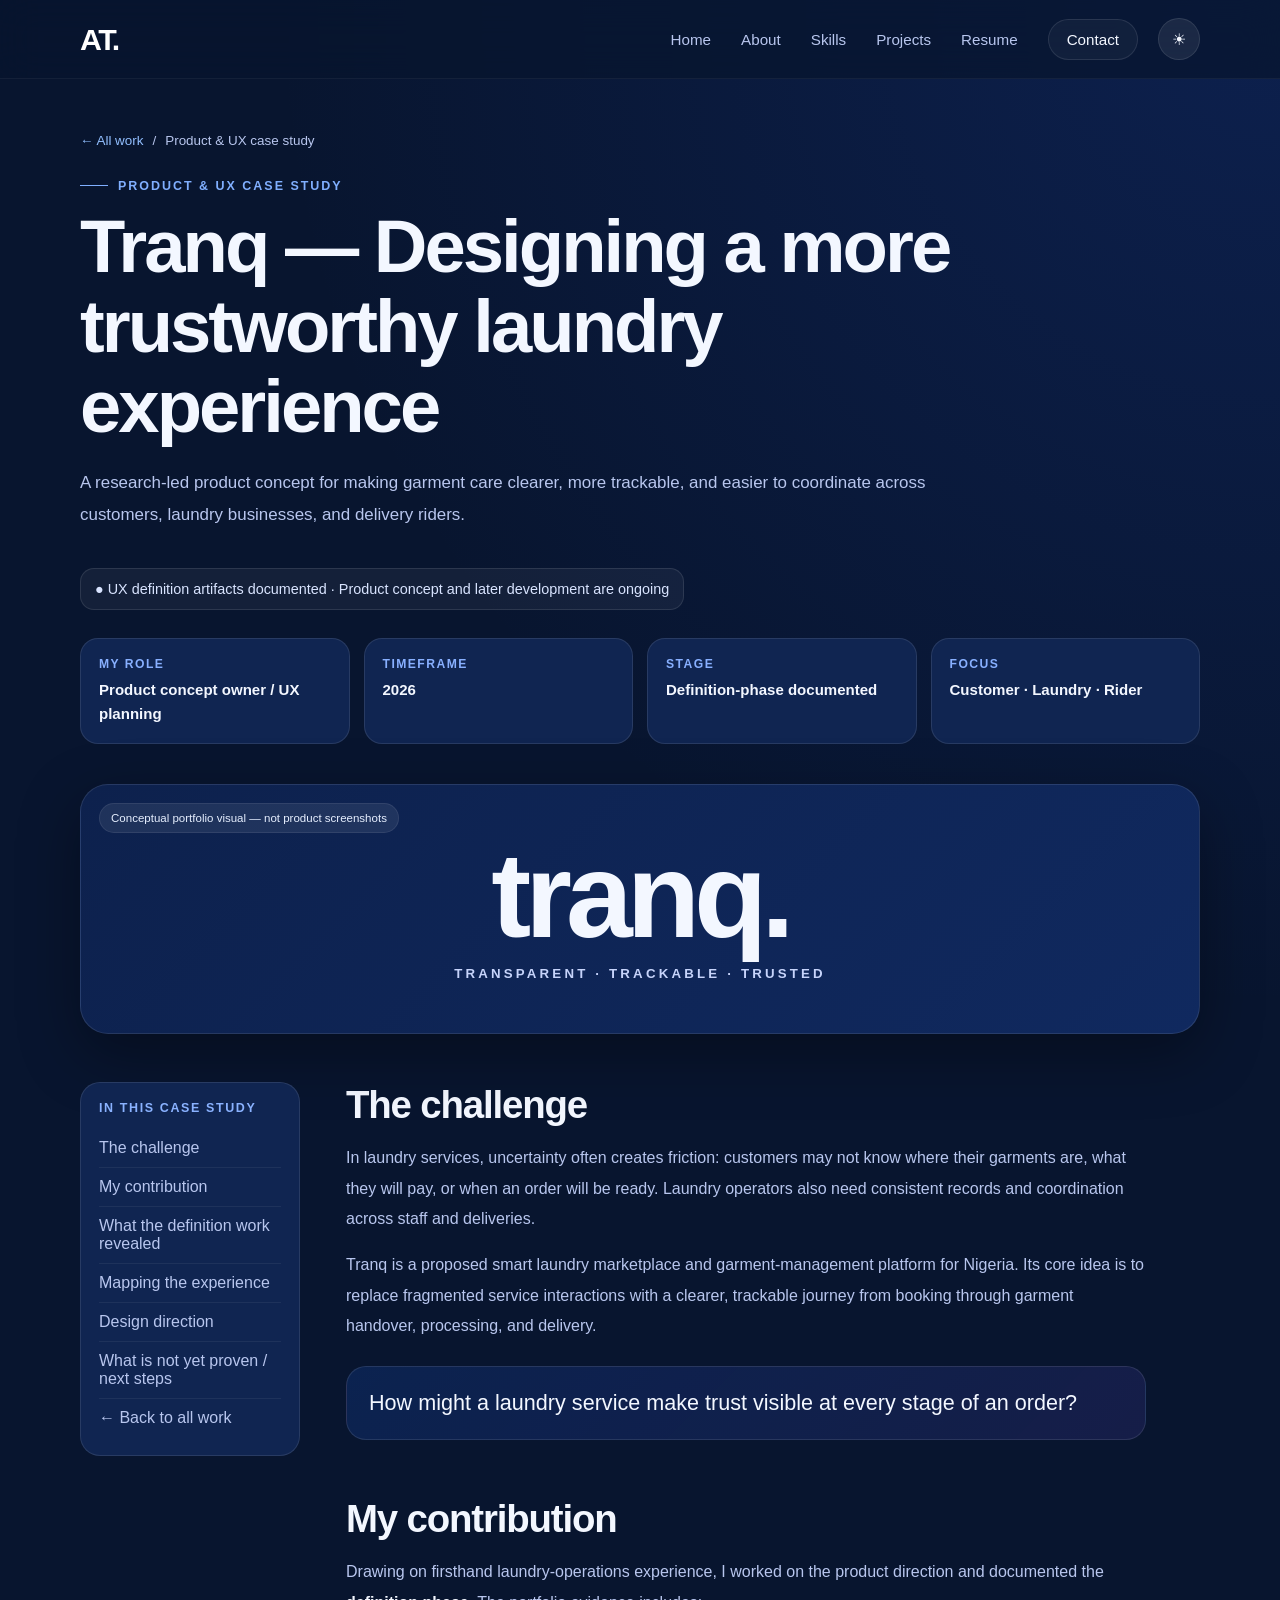
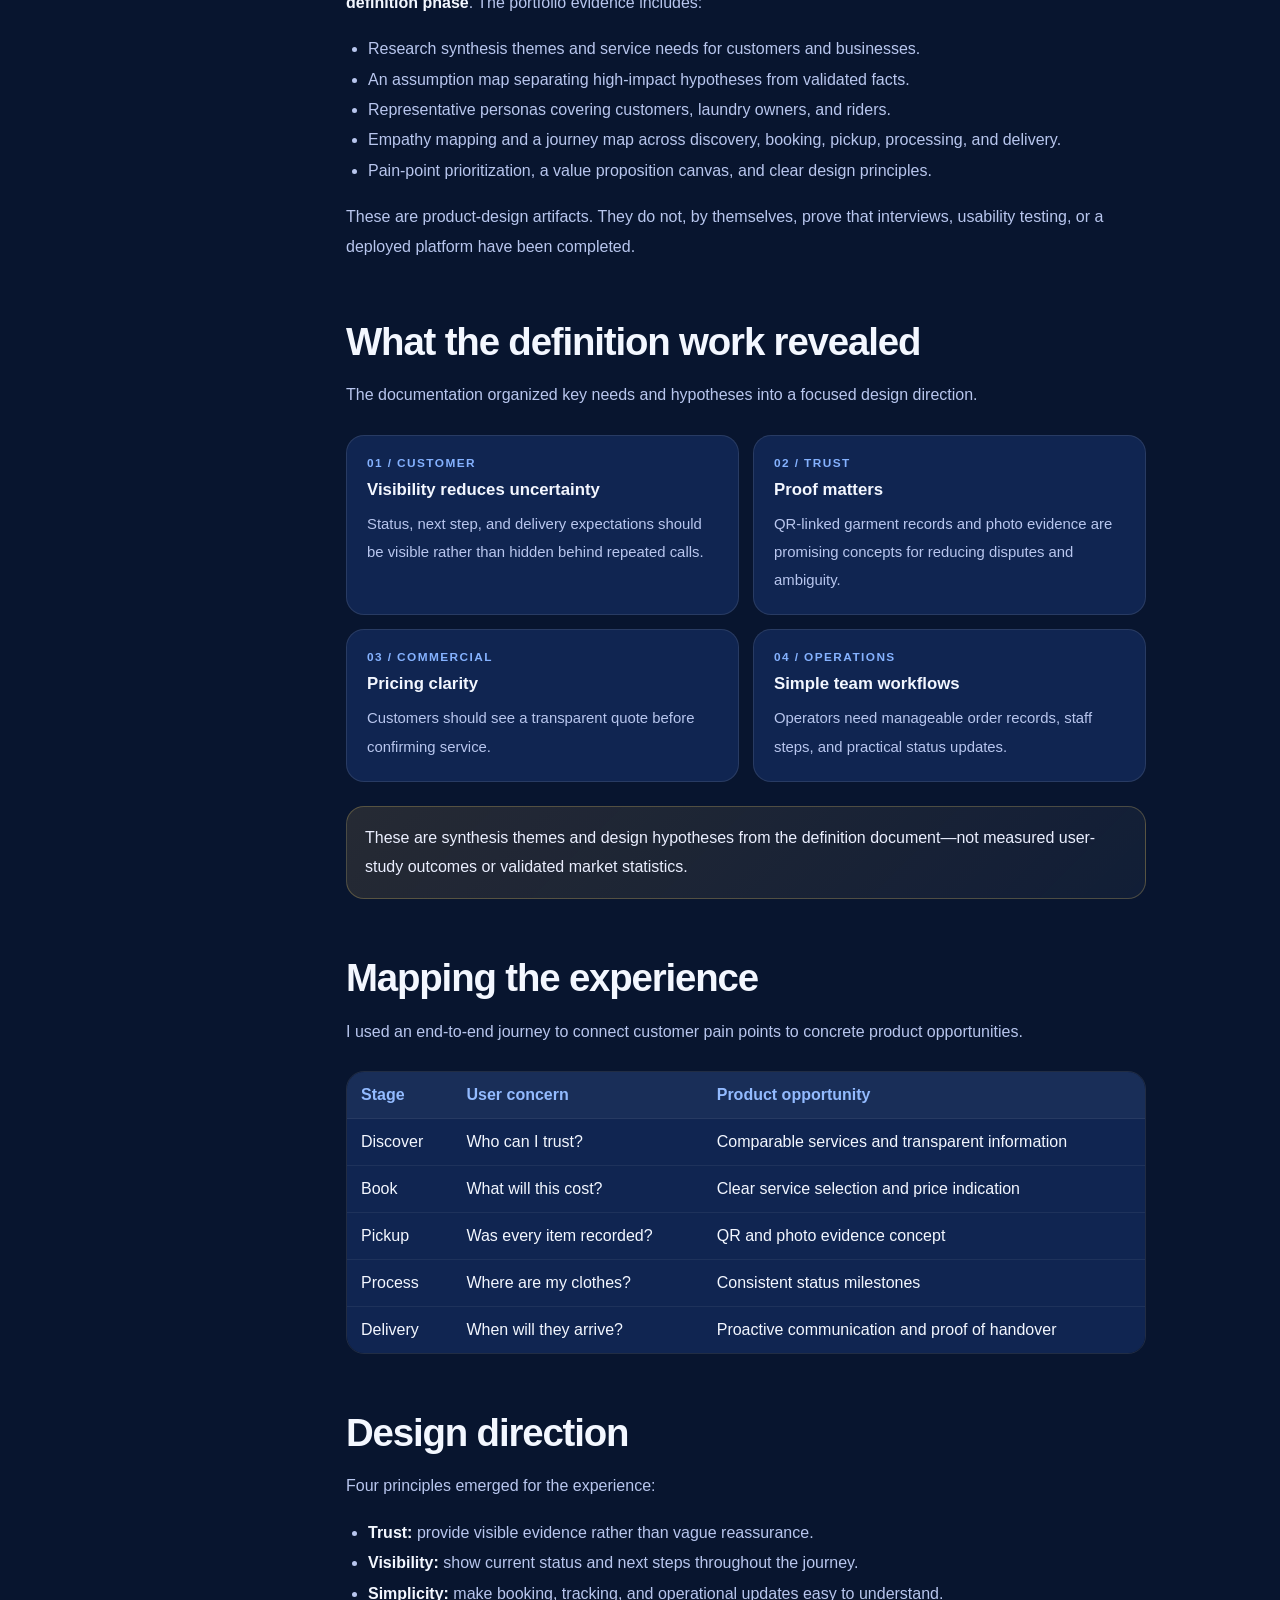
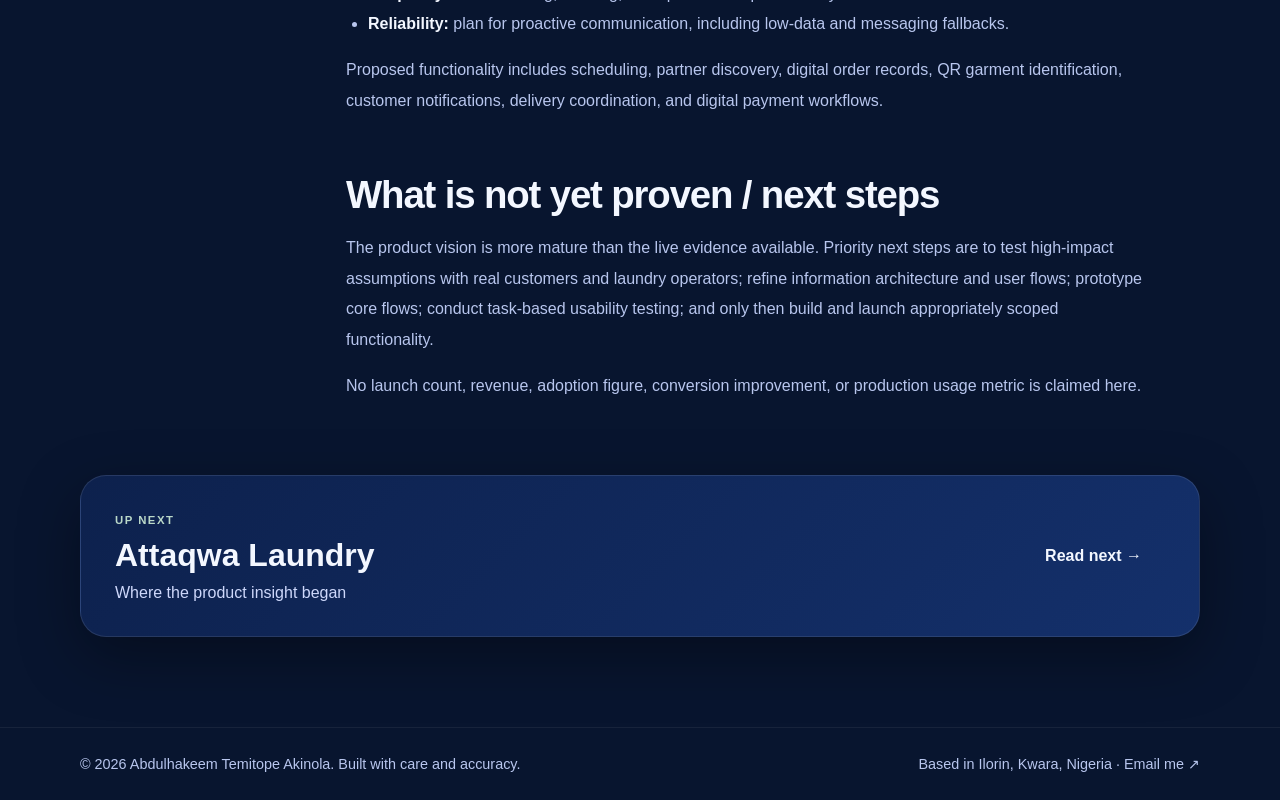
<file: tranq.html>
<!doctype html><html lang="en"><head><meta charset="utf-8"><meta name="viewport" content="width=device-width, initial-scale=1"><meta name="theme-color" content="#08152f"><meta name="description" content="A research-led product concept for making garment care clearer, more trackable, and easier to coordinate across customers, laundry businesses, and delivery riders."><title>Tranq — Designing a more trustworthy laundry experience | Abdulhakeem Temitope Akinola</title><link rel="stylesheet" href="style.css"></head><body><a class="skip" href="#main">Skip to content</a>
<header class="nav-shell"><nav class="nav container" aria-label="Main navigation">
<a class="brand" href="index.html" aria-label="Abdulhakeem Akinola homepage"><span class="brand-mark">AT.</span></a>
<button class="menu-toggle" aria-label="Toggle navigation" aria-controls="nav-links" aria-expanded="false">☰</button>
<div class="nav-links" id="nav-links"><a href="index.html">Home</a><a href="index.html#about">About</a><a href="index.html#experience">Skills</a><a href="index.html#work">Projects</a><a href="Abdulhakeem_Akinola_CV.pdf" download>Resume</a><a class="nav-contact" href="index.html#contact">Contact</a></div>
<button class="theme-toggle" aria-label="Toggle light mode" title="Toggle theme">☀</button>
</nav></header><main id="main"><section class="case-hero"><div class="container"><div class="breadcrumb"><a href="index.html#work">← All work</a><span>/</span><span>Product & UX case study</span></div><span class="eyebrow">Product & UX case study</span><h1>Tranq — Designing a more trustworthy laundry experience</h1><p class="case-description">A research-led product concept for making garment care clearer, more trackable, and easier to coordinate across customers, laundry businesses, and delivery riders.</p><div class="status-note">● UX definition artifacts documented · Product concept and later development are ongoing</div><div class="case-meta"><div><span>My role</span><strong>Product concept owner / UX planning</strong></div><div><span>Timeframe</span><strong>2026</strong></div><div><span>Stage</span><strong>Definition-phase documented</strong></div><div><span>Focus</span><strong>Customer · Laundry · Rider</strong></div></div></div></section>
<div class="container"><div class="case-banner "><span class="banner-type">Conceptual portfolio visual — not product screenshots</span><div class="banner-art">tranq.<span class="banner-sub">TRANSPARENT · TRACKABLE · TRUSTED</span></div></div><div class="case-layout"><aside class="case-aside"><strong>In this case study</strong><a href="#overview">The challenge</a><a href="#contribution">My contribution</a><a href="#insights">What the definition work revealed</a><a href="#journey">Mapping the experience</a><a href="#direction">Design direction</a><a href="#next">What is not yet proven / next steps</a><a href="index.html#work">← Back to all work</a></aside><div class="case-content"><section id="overview"><h2>The challenge</h2><p>In laundry services, uncertainty often creates friction: customers may not know where their garments are, what they will pay, or when an order will be ready. Laundry operators also need consistent records and coordination across staff and deliveries.</p><p>Tranq is a proposed smart laundry marketplace and garment-management platform for Nigeria. Its core idea is to replace fragmented service interactions with a clearer, trackable journey from booking through garment handover, processing, and delivery.</p><div class="quote">How might a laundry service make trust visible at every stage of an order?</div></section><section id="contribution"><h2>My contribution</h2><p>Drawing on firsthand laundry-operations experience, I worked on the product direction and documented the <strong>definition phase</strong>. The portfolio evidence includes:</p><ul><li>Research synthesis themes and service needs for customers and businesses.</li><li>An assumption map separating high-impact hypotheses from validated facts.</li><li>Representative personas covering customers, laundry owners, and riders.</li><li>Empathy mapping and a journey map across discovery, booking, pickup, processing, and delivery.</li><li>Pain-point prioritization, a value proposition canvas, and clear design principles.</li></ul><p>These are product-design artifacts. They do not, by themselves, prove that interviews, usability testing, or a deployed platform have been completed.</p></section><section id="insights"><h2>What the definition work revealed</h2><p>The documentation organized key needs and hypotheses into a focused design direction.</p><div class="insight-grid"><div class="insight"><span>01 / CUSTOMER</span><h3>Visibility reduces uncertainty</h3><p>Status, next step, and delivery expectations should be visible rather than hidden behind repeated calls.</p></div><div class="insight"><span>02 / TRUST</span><h3>Proof matters</h3><p>QR-linked garment records and photo evidence are promising concepts for reducing disputes and ambiguity.</p></div><div class="insight"><span>03 / COMMERCIAL</span><h3>Pricing clarity</h3><p>Customers should see a transparent quote before confirming service.</p></div><div class="insight"><span>04 / OPERATIONS</span><h3>Simple team workflows</h3><p>Operators need manageable order records, staff steps, and practical status updates.</p></div></div><div class="notice">These are synthesis themes and design hypotheses from the definition document—not measured user-study outcomes or validated market statistics.</div></section><section id="journey"><h2>Mapping the experience</h2><p>I used an end-to-end journey to connect customer pain points to concrete product opportunities.</p><div class="journey-table"><table><thead><tr><th>Stage</th><th>User concern</th><th>Product opportunity</th></tr></thead><tbody><tr><td>Discover</td><td>Who can I trust?</td><td>Comparable services and transparent information</td></tr><tr><td>Book</td><td>What will this cost?</td><td>Clear service selection and price indication</td></tr><tr><td>Pickup</td><td>Was every item recorded?</td><td>QR and photo evidence concept</td></tr><tr><td>Process</td><td>Where are my clothes?</td><td>Consistent status milestones</td></tr><tr><td>Delivery</td><td>When will they arrive?</td><td>Proactive communication and proof of handover</td></tr></tbody></table></div></section><section id="direction"><h2>Design direction</h2><p>Four principles emerged for the experience:</p><ul><li><strong>Trust:</strong> provide visible evidence rather than vague reassurance.</li><li><strong>Visibility:</strong> show current status and next steps throughout the journey.</li><li><strong>Simplicity:</strong> make booking, tracking, and operational updates easy to understand.</li><li><strong>Reliability:</strong> plan for proactive communication, including low-data and messaging fallbacks.</li></ul><p>Proposed functionality includes scheduling, partner discovery, digital order records, QR garment identification, customer notifications, delivery coordination, and digital payment workflows.</p></section><section id="next"><h2>What is not yet proven / next steps</h2><p>The product vision is more mature than the live evidence available. Priority next steps are to test high-impact assumptions with real customers and laundry operators; refine information architecture and user flows; prototype core flows; conduct task-based usability testing; and only then build and launch appropriately scoped functionality.</p><p>No launch count, revenue, adoption figure, conversion improvement, or production usage metric is claimed here.</p></section></div></div></div><section class="case-bottom"><div class="container"><div class="next-project"><div><span style="font-size:.71rem;letter-spacing:.13em;color:#bbd9c9;text-transform:uppercase;font-weight:850">Up next</span><h3>Attaqwa Laundry</h3><p>Where the product insight began</p></div><a class="btn" href="attaqwa.html">Read next →</a></div></div></section></main><footer class="footer"><div class="container footer-inner"><span>© <span data-year>2026</span> Abdulhakeem Temitope Akinola. Built with care and accuracy.</span><span>Based in Ilorin, Kwara, Nigeria · <a href="mailto:Attaqwalaundry@gmail.com">Email me ↗</a></span></div></footer><script src="script.js"></script></body></html>
</file>
<file: style.css>
:root{
  --bg:#08152f;
  --bg-soft:#0d1e45;
  --panel:#0d214d;
  --panel-2:#122959;
  --card:#102551;
  --card-2:#0d2048;
  --text:#f3f7ff;
  --muted:#b8c6ee;
  --line:rgba(255,255,255,.1);
  --blue:#1f6dff;
  --blue-2:#23c4ff;
  --violet:#775bff;
  --green:#2fd18a;
  --orange:#f4a53a;
  --shadow:0 20px 60px rgba(0,0,0,.35);
}
body.light{
  --bg:#eef5ff;
  --bg-soft:#ffffff;
  --panel:#ffffff;
  --panel-2:#f7faff;
  --card:#ffffff;
  --card-2:#f4f8ff;
  --text:#112247;
  --muted:#5c6d93;
  --line:rgba(10,34,72,.1);
  --blue:#0e63ff;
  --blue-2:#1f95ff;
  --violet:#6f53ff;
  --green:#21bf7b;
  --orange:#e7932a;
  --shadow:0 20px 60px rgba(16,40,88,.12);
}
*{box-sizing:border-box}
html{scroll-behavior:smooth}
body{margin:0;font-family:Inter,Arial,Helvetica,sans-serif;background:radial-gradient(circle at top right,rgba(34,84,220,.18),transparent 24%),var(--bg);color:var(--text);-webkit-font-smoothing:antialiased}
a{color:inherit;text-decoration:none}
img{max-width:100%;display:block}
.container{width:min(1120px,calc(100% - 36px));margin:0 auto}
.skip{position:absolute;left:-999px;top:auto;width:1px;height:1px;overflow:hidden}.skip:focus{left:20px;top:20px;width:auto;height:auto;padding:10px 14px;background:#fff;color:#111;border-radius:8px;z-index:99}
.nav-shell{position:sticky;top:0;z-index:50;background:rgba(8,21,47,.72);backdrop-filter:blur(18px);border-bottom:1px solid rgba(255,255,255,.05)}
body.light .nav-shell{background:rgba(255,255,255,.82);border-color:rgba(10,34,72,.08)}
.nav{display:flex;align-items:center;gap:20px;min-height:78px}
.brand{font-weight:800;font-size:1.9rem;letter-spacing:-.05em;margin-right:auto}.brand-mark{display:inline-block;color:#fff} body.light .brand-mark{color:#0d214d}
.nav-links{display:flex;align-items:center;gap:30px;font-size:.95rem;color:var(--muted)}
.nav-links a{transition:.25s ease}
.nav-links a:hover,.nav-links a:focus-visible{color:var(--text)}
.nav-contact{padding:11px 18px;border-radius:999px;border:1px solid var(--line);background:rgba(255,255,255,.04);color:var(--text)}
.theme-toggle,.menu-toggle{width:42px;height:42px;border-radius:50%;display:grid;place-items:center;background:rgba(255,255,255,.08);border:1px solid var(--line);color:var(--text);cursor:pointer}
.theme-toggle{font-size:1rem}.menu-toggle{display:none;font-size:1.25rem}
.hero-section{padding:44px 0 18px}
.hero-panel{background:linear-gradient(135deg,rgba(5,20,70,.98),rgba(4,18,56,.92));border:1px solid rgba(255,255,255,.08);box-shadow:var(--shadow);border-radius:30px;padding:48px 42px;position:relative;overflow:hidden}
.hero-panel:before{content:'';position:absolute;inset:auto auto 0 -70px;width:220px;height:220px;background:radial-gradient(circle,rgba(128,66,255,.34),transparent 70%);filter:blur(20px)}
.hero-panel:after{content:'';position:absolute;inset:-50px -60px auto auto;width:280px;height:280px;background:radial-gradient(circle,rgba(35,196,255,.18),transparent 65%)}
body.light .hero-panel{background:linear-gradient(135deg,#ffffff,#f7fbff)}
.hero-grid{display:grid;grid-template-columns:1.05fr .95fr;align-items:center;gap:30px;position:relative;z-index:1}
.hello{font-size:2rem;line-height:1.15;margin:0 0 10px;color:var(--text)}
h1{font-size:clamp(2.8rem,5vw,4.25rem);line-height:1.05;letter-spacing:-.04em;margin:0 0 14px;font-weight:800}
.hero-role{font-size:1.55rem;font-weight:600;margin:0 0 18px;color:var(--muted)}
.hero-role span{color:var(--text);opacity:.75;margin-right:5px}.hero-role strong:first-of-type{color:var(--blue-2)}.hero-role strong:last-of-type{color:#f8c36d}
.hero-copy{max-width:530px;font-size:1.08rem;line-height:1.8;color:var(--muted);margin:0 0 28px}
.button-row{display:flex;align-items:center;gap:14px;flex-wrap:wrap}
.btn{display:inline-flex;align-items:center;justify-content:center;gap:8px;padding:15px 23px;border-radius:999px;font-weight:700;transition:transform .2s ease, box-shadow .2s ease, background .2s ease}
.btn:hover{transform:translateY(-2px)}
.btn.primary{background:linear-gradient(90deg,var(--blue),#2d82ff);color:white;box-shadow:0 12px 24px rgba(31,109,255,.28)}
.btn.secondary{background:transparent;border:1px solid rgba(255,255,255,.24);color:var(--text)}
body.light .btn.secondary{border-color:rgba(17,34,71,.15)}
.social-row{display:flex;gap:14px;flex-wrap:wrap;margin-top:26px}
.social-btn{width:47px;height:47px;border-radius:50%;display:grid;place-items:center;font-weight:800;letter-spacing:-.04em;color:#fff;border:1px solid rgba(255,255,255,.16);box-shadow:0 10px 20px rgba(0,0,0,.18)}
.social-disabled{background:#0b1634;color:#dfe8ff}
.social-mail{background:linear-gradient(145deg,#f6a126,#edbb5e)}
.social-wa{background:linear-gradient(145deg,#18c969,#39de86)}
body.light .social-disabled{background:#0d214d}
.hero-visual{display:grid;place-items:center;padding:10px}
.orbital-card{position:relative;width:min(420px,92vw);aspect-ratio:1/1;display:grid;place-items:center}
.orb-ring{position:absolute;border-radius:50%;border:2px solid rgba(87,126,255,.45);box-shadow:0 0 22px rgba(83,82,255,.3), inset 0 0 22px rgba(58,194,255,.18)}
.ring-one{width:78%;height:78%;border-color:rgba(43,115,255,.9)}
.ring-two{width:62%;height:62%;border-color:rgba(129,88,255,.6)}
.ring-three{width:90%;height:90%;border-style:dashed;border-width:1px;border-color:rgba(104,180,255,.23);box-shadow:none}
.orb-dot{position:absolute;width:12px;height:12px;border-radius:50%;background:radial-gradient(circle at 30% 30%,#9be8ff,#1f84ff 70%);box-shadow:0 0 20px rgba(52,188,255,.85)}
.dot-a{top:14%;right:20%}.dot-b{top:24%;left:10%;background:radial-gradient(circle at 30% 30%,#ffd0ff,#ba55ff 70%)}.dot-c{bottom:18%;right:16%}.dot-d{bottom:24%;left:22%}
.profile-core{width:48%;aspect-ratio:1/1;border-radius:50%;padding:10px;background:linear-gradient(135deg,#edf5ff,#b8caf8);box-shadow:0 0 0 10px rgba(255,255,255,.06),0 0 60px rgba(52,112,255,.38)}
.profile-core img{width:100%;height:100%;object-fit:cover;border-radius:50%}
.strip{padding:14px 0 0}.strip-items{display:grid;grid-template-columns:repeat(3,1fr);gap:16px}.strip-item{padding:20px 22px;border-radius:20px;background:var(--panel);border:1px solid var(--line);color:var(--muted);box-shadow:var(--shadow)}.strip-num{display:inline-flex;width:34px;height:34px;border-radius:50%;align-items:center;justify-content:center;margin-right:10px;background:rgba(31,109,255,.15);color:#79bcff;font-size:.8rem;font-weight:800}
section.section{padding:82px 0}
.eyebrow{display:inline-flex;align-items:center;gap:10px;font-size:.78rem;letter-spacing:.16em;text-transform:uppercase;color:#80afff;font-weight:800}
.eyebrow:before{content:'';display:inline-block;width:28px;height:1px;background:#80afff}
.display{font-size:clamp(2.1rem,4vw,3.4rem);line-height:1.15;letter-spacing:-.035em;margin:14px 0 0}.display em{color:#83cbff;font-style:normal}
.about-grid,.journey-grid{display:grid;grid-template-columns:.88fr 1.12fr;gap:28px;align-items:start}
.live-profile-card{background:linear-gradient(180deg,#111f45,#091633);border:1px solid var(--line);box-shadow:var(--shadow)}
body.light .live-profile-card{background:linear-gradient(180deg,#ffffff,#f4f8ff)}
.portrait-card{border-radius:28px;padding:26px;display:flex;flex-direction:column;gap:24px;min-height:100%}
.mini-profile-thumb{width:150px;height:180px;border-radius:24px;overflow:hidden;border:1px solid rgba(255,255,255,.12);box-shadow:0 15px 30px rgba(0,0,0,.24)}
.mini-profile-thumb img{width:100%;height:100%;object-fit:cover}
.portrait-eyebrow{font-size:.8rem;color:#86b6ff;text-transform:uppercase;letter-spacing:.16em}.portrait-card h3{font-size:2rem;line-height:1.15;letter-spacing:-.03em;margin:0 0 10px}.portrait-card p{margin:0;color:var(--muted);line-height:1.7}
.about-text{font-size:1.03rem;line-height:1.92;color:var(--muted)}
.fact-list{display:grid;grid-template-columns:1fr 1fr;gap:16px;margin-top:28px}.fact{background:var(--panel);border:1px solid var(--line);border-radius:18px;padding:18px 18px 16px;box-shadow:var(--shadow)}.fact label{display:block;font-size:.75rem;text-transform:uppercase;letter-spacing:.14em;color:#82adff;margin-bottom:7px;font-weight:800}.fact b{font-size:.95rem;line-height:1.55}
.section-head{display:grid;grid-template-columns:1fr minmax(240px,430px);gap:24px;align-items:end;margin-bottom:28px}.section-lead{margin:0;color:var(--muted);line-height:1.8}
.project-grid{display:grid;grid-template-columns:repeat(2,1fr);gap:22px}
.project{background:var(--card);border:1px solid var(--line);border-radius:24px;overflow:hidden;box-shadow:var(--shadow)}
.project-cover{height:275px;padding:18px;display:flex;align-items:flex-end;position:relative;overflow:hidden}
.project-cover.tranq{background:linear-gradient(135deg,#0f2e2d,#173c4a 45%,#0f2655)}
.project-cover.attaqwa{background:linear-gradient(135deg,#3b2c11,#5b4822 55%,#7a6030)}
.project-cover.assistant{background:linear-gradient(135deg,#14213e,#233b62 55%,#172d6a)}
.project-cover.askmap{background:linear-gradient(135deg,#2f204f,#4b2b78 60%,#1b2063);justify-content:center}
.visual-ribbon{position:absolute;top:18px;left:18px;padding:9px 13px;border-radius:999px;background:rgba(255,255,255,.08);backdrop-filter:blur(10px);font-size:.73rem;font-weight:700;color:#e7f0ff;border:1px solid rgba(255,255,255,.08)}
.mock-frame,.ai-visual{width:100%;border-radius:22px;background:rgba(255,255,255,.92);padding:18px 18px 15px;color:#182546}
.mock-top{display:flex;justify-content:space-between;gap:10px;font-size:.85rem;font-weight:800}.tiny-label{font-size:.74rem;text-transform:uppercase;letter-spacing:.12em;color:#5370a3;margin-top:5px}.mock-line{height:10px;border-radius:99px;background:#d8e3f8;margin-top:18px}.mock-line.short{width:58%}.mock-status{display:flex;gap:11px;margin-top:18px}.mock-status i{display:block;width:36px;height:36px;border-radius:50%;background:linear-gradient(145deg,#3bd2a0,#56cfff)}.cover-note{font-size:.78rem;color:#5b6b92;margin-top:14px}
.ops-stack{display:grid;gap:12px;width:100%}.ops-box{padding:16px 18px;border-radius:18px;background:rgba(255,255,255,.15);color:#fff;font-weight:700;backdrop-filter:blur(12px)}.ops-box span{display:block;font-size:.82rem;margin-top:7px;color:#f6e6c6;font-weight:500}
.chat-bubble{background:#f0f5ff;border-radius:18px 18px 18px 6px;padding:12px 14px;color:#1d2e56;font-size:.9rem;margin-top:10px}.chat-bubble.reply{background:#d9ebff;border-radius:18px 18px 6px 18px;text-align:right}.cover-big{font-size:3.4rem;font-weight:900;letter-spacing:-.05em}.cover-small{font-size:.82rem;letter-spacing:.2em;margin-top:10px;color:#ddd6ff}
.project-body{padding:22px}.meta{display:flex;justify-content:space-between;gap:10px;flex-wrap:wrap;font-size:.76rem;color:#8db3ff;text-transform:uppercase;letter-spacing:.12em;font-weight:800}.project-body h3{margin:15px 0 10px;font-size:1.34rem;line-height:1.3}.project-body p{margin:0;color:var(--muted);line-height:1.8;font-size:.95rem}
.pill-row{display:flex;gap:9px;flex-wrap:wrap;margin:18px 0 16px}.pill{padding:8px 12px;border-radius:999px;background:rgba(255,255,255,.05);border:1px solid var(--line);color:#dce6ff;font-size:.76rem}body.light .pill{color:#1b2a4c}
.text-link{display:inline-flex;align-items:center;gap:8px;color:#8ec6ff;font-weight:700}
.timeline{padding-left:22px;border-left:2px solid rgba(130,171,255,.22)}.timeline-item{position:relative;padding-bottom:26px}.timeline-item:before{content:'';position:absolute;width:13px;height:13px;border-radius:50%;background:linear-gradient(145deg,#31b9ff,#755aff);left:-30px;top:4px;box-shadow:0 0 0 4px rgba(67,117,255,.12)}.timeline-item:last-child{padding-bottom:0}.timeline-date{font-size:.78rem;color:#89aeff;letter-spacing:.13em;text-transform:uppercase;font-weight:800}.timeline-item h3{margin:10px 0 10px;font-size:1.15rem}.timeline-item p{margin:0;color:var(--muted);line-height:1.85}
.skills-box{background:var(--card);border:1px solid var(--line);border-radius:28px;padding:28px;box-shadow:var(--shadow)}.skills-box h3{font-size:1.4rem;margin:0 0 8px}.skills-box p{margin:0 0 20px;color:var(--muted);line-height:1.8}.skill-group{margin-bottom:20px}.skill-group:last-child{margin-bottom:0}.skill-group h4{font-size:.78rem;letter-spacing:.13em;text-transform:uppercase;color:#8bb4ff;margin:0 0 10px}.skill-tags{display:flex;gap:10px;flex-wrap:wrap}.skill-tags span{padding:9px 12px;border-radius:999px;background:rgba(255,255,255,.05);border:1px solid var(--line);font-size:.84rem;color:var(--text)}.compact-notice{margin-top:22px!important}
.notice{padding:17px 18px;border-radius:18px;background:linear-gradient(135deg,rgba(252,198,90,.12),rgba(255,255,255,.04));border:1px solid rgba(255,215,110,.24);color:#ebefff;line-height:1.8}.notice strong{color:#ffd56e}
.contact-section{padding:84px 0 96px;text-align:center}.contact-section .eyebrow{justify-content:center}.contact-section h2{font-size:clamp(2.35rem,4vw,3.8rem);line-height:1.15;letter-spacing:-.04em;margin:18px auto;max-width:820px}.contact-section p{max-width:720px;margin:0 auto 26px;color:var(--muted);line-height:1.85}.contact-note{font-size:.92rem;margin-top:20px!important}
.footer{padding:28px 0;border-top:1px solid rgba(255,255,255,.06);color:var(--muted);font-size:.9rem}.footer-inner{display:flex;justify-content:space-between;gap:20px;flex-wrap:wrap}
/* Case studies */
.breadcrumb{display:flex;gap:9px;align-items:center;color:var(--muted);font-size:.84rem;margin-bottom:24px;flex-wrap:wrap}.breadcrumb a{color:#92bfff}
.case-hero{padding:54px 0 28px}.case-hero h1{max-width:980px;font-size:clamp(2.5rem,5.8vw,4.8rem);line-height:1.08;letter-spacing:-.04em;margin:14px 0 20px}.case-description{font-size:1.06rem;line-height:1.9;color:var(--muted);max-width:850px}
.status-note{margin-top:20px;display:inline-block;padding:12px 14px;border-radius:14px;background:rgba(255,255,255,.05);border:1px solid var(--line);color:#d9e4ff;font-size:.9rem}.case-meta{display:grid;grid-template-columns:repeat(4,1fr);gap:14px;margin-top:28px}.case-meta>div{background:var(--card);border:1px solid var(--line);padding:18px;border-radius:18px}.case-meta span{display:block;font-size:.76rem;letter-spacing:.12em;text-transform:uppercase;color:#88b0ff;font-weight:800}.case-meta strong{display:block;margin-top:7px;font-size:.94rem;line-height:1.55}
.case-banner{border-radius:28px;min-height:250px;background:linear-gradient(135deg,#0d214d,#10295f);margin:12px 0 48px;overflow:hidden;display:grid;place-items:center;position:relative;padding:24px;border:1px solid var(--line);box-shadow:var(--shadow)}.case-banner.banner-ops{background:linear-gradient(135deg,#3b2c11,#6d5025)}.case-banner.banner-ai{background:linear-gradient(135deg,#152446,#243c73)}.case-banner.banner-askmap{background:linear-gradient(135deg,#31234e,#53307f)}.banner-type{position:absolute;top:18px;left:18px;padding:8px 11px;background:rgba(255,255,255,.08);border:1px solid rgba(255,255,255,.08);border-radius:999px;font-size:.72rem;color:#e6efff}.banner-art{font-size:clamp(3.8rem,10vw,7.5rem);font-weight:900;letter-spacing:-.05em;text-align:center;line-height:.95}.banner-sub{display:block;font-size:.83rem;letter-spacing:.24em;margin-top:16px;color:#c7d4fb}
.case-layout{display:grid;grid-template-columns:220px minmax(0,1fr);gap:46px}.case-aside{position:sticky;top:104px;align-self:start;padding:18px;background:var(--card);border:1px solid var(--line);border-radius:20px}.case-aside strong{display:block;margin-bottom:14px;font-size:.78rem;letter-spacing:.13em;text-transform:uppercase;color:#8ab2ff}.case-aside a{display:block;padding:10px 0;color:var(--muted);border-bottom:1px solid rgba(255,255,255,.06)}.case-aside a:last-child{border-bottom:none}.case-aside a:hover{color:var(--text)}
.case-content{max-width:800px}.case-content section{margin-bottom:56px;scroll-margin-top:102px}.case-content h2{font-size:clamp(2rem,3vw,2.7rem);line-height:1.18;letter-spacing:-.03em;margin:0 0 16px}.case-content h3{margin:24px 0 10px}.case-content p,.case-content li{color:var(--muted);line-height:1.9}.case-content strong{color:var(--text)}.case-content ul{padding-left:22px}
.quote{padding:20px 22px;border-radius:20px;background:linear-gradient(135deg,rgba(31,109,255,.16),rgba(119,91,255,.12));border:1px solid rgba(255,255,255,.1);font-size:1.35rem;line-height:1.5;color:var(--text);margin:24px 0}
.insight-grid{display:grid;grid-template-columns:repeat(2,1fr);gap:14px;margin:24px 0}.insight{background:var(--card);border:1px solid var(--line);padding:20px;border-radius:18px}.insight span{display:block;font-size:.74rem;letter-spacing:.12em;color:#85b2ff;font-weight:800}.insight h3{margin:10px 0 10px;font-size:1.05rem}.insight p{margin:0;font-size:.93rem}
.journey-table{overflow:auto;margin:24px 0;border-radius:18px;border:1px solid var(--line)}.journey-table table{width:100%;min-width:560px;border-collapse:collapse;background:var(--card)}.journey-table th,.journey-table td{padding:14px;border-bottom:1px solid rgba(255,255,255,.06);text-align:left}.journey-table th{background:rgba(255,255,255,.04);color:#93bbff}.journey-table tr:last-child td{border-bottom:none}
.case-bottom{padding:18px 0 90px}.next-project{display:flex;justify-content:space-between;gap:26px;align-items:center;background:linear-gradient(135deg,#0d214d,#14306b);border:1px solid var(--line);border-radius:26px;padding:34px;box-shadow:var(--shadow)}.next-project h3{font-size:2rem;line-height:1.1;margin:10px 0}.next-project p{margin:0;color:#ced8fb}
@media (max-width: 960px){
  .hero-grid,.about-grid,.journey-grid,.section-head,.case-layout{grid-template-columns:1fr}
  .hero-copy{max-width:none}
  .case-aside{position:static}
  .project-grid{grid-template-columns:1fr 1fr}
}
@media (max-width: 760px){
  .container{width:min(100% - 24px,1120px)}
  .nav{min-height:72px;gap:12px}
  .menu-toggle{display:grid}
  .theme-toggle{margin-left:auto}
  .nav-links{display:none;position:absolute;left:0;right:0;top:72px;padding:18px 20px 24px;background:var(--bg-soft);border-bottom:1px solid var(--line);flex-direction:column;align-items:flex-start;gap:16px}
  .nav-links.open{display:flex}
  .theme-toggle{order:3}
  .hero-panel{padding:34px 22px}
  .hello{font-size:1.45rem}
  .hero-role{font-size:1.18rem}
  .social-btn{width:44px;height:44px}
  .strip-items,.fact-list,.project-grid,.case-meta,.insight-grid{grid-template-columns:1fr}
  .project-cover{height:auto;min-height:240px}
  section.section{padding:68px 0}
  .case-hero{padding-top:40px}
  .next-project{display:block}.next-project .btn{margin-top:20px}
  .footer-inner{flex-direction:column}
}
@media (prefers-reduced-motion: reduce){html{scroll-behavior:auto}.btn,.nav-links a{transition:none}}

/* Real SVG social platform icons */
.social-btn svg{display:block;width:22px;height:22px;flex-shrink:0}
.social-disabled{cursor:default;opacity:.85}
a.social-btn{transition:transform .2s ease,filter .2s ease}
a.social-btn:hover{transform:translateY(-3px);filter:brightness(1.12)}
.social-btn:focus-visible{outline:3px solid #7acaff;outline-offset:4px}


/* Vercel update: properly sized, centered social icons */
.social-row { display: flex; align-items: center; gap: 14px; flex-wrap: wrap; margin-top: 26px; }
.social-row .social-btn {
  width: 48px; height: 48px; min-width: 48px;
  display: flex; align-items: center; justify-content: center;
  padding: 0; line-height: 0; box-sizing: border-box;
  flex-shrink: 0; border-radius: 50%; color: #fff;
  border: 1px solid rgba(255,255,255,.16);
  box-shadow: 0 8px 18px rgba(0,0,0,.2);
  transition: transform .3s ease;
}
.social-row .social-btn svg {
  width: 22px !important; height: 22px !important;
  display: block; flex-shrink: 0;
}
.social-row .social-btn:hover { transform: translateY(-4px); }

/* Vercel update: readable working-principle notice in all themes */
.skills-box .notice.compact-notice,
body.light .skills-box .notice.compact-notice {
  background: #14294f !important;
  color: #f1f5ff !important;
  border: 1px solid #46618e;
  border-radius: 18px;
  padding: 20px;
  line-height: 1.8;
}
.skills-box .notice.compact-notice strong,
body.light .skills-box .notice.compact-notice strong { color: #f5c75e !important; }
</file>
